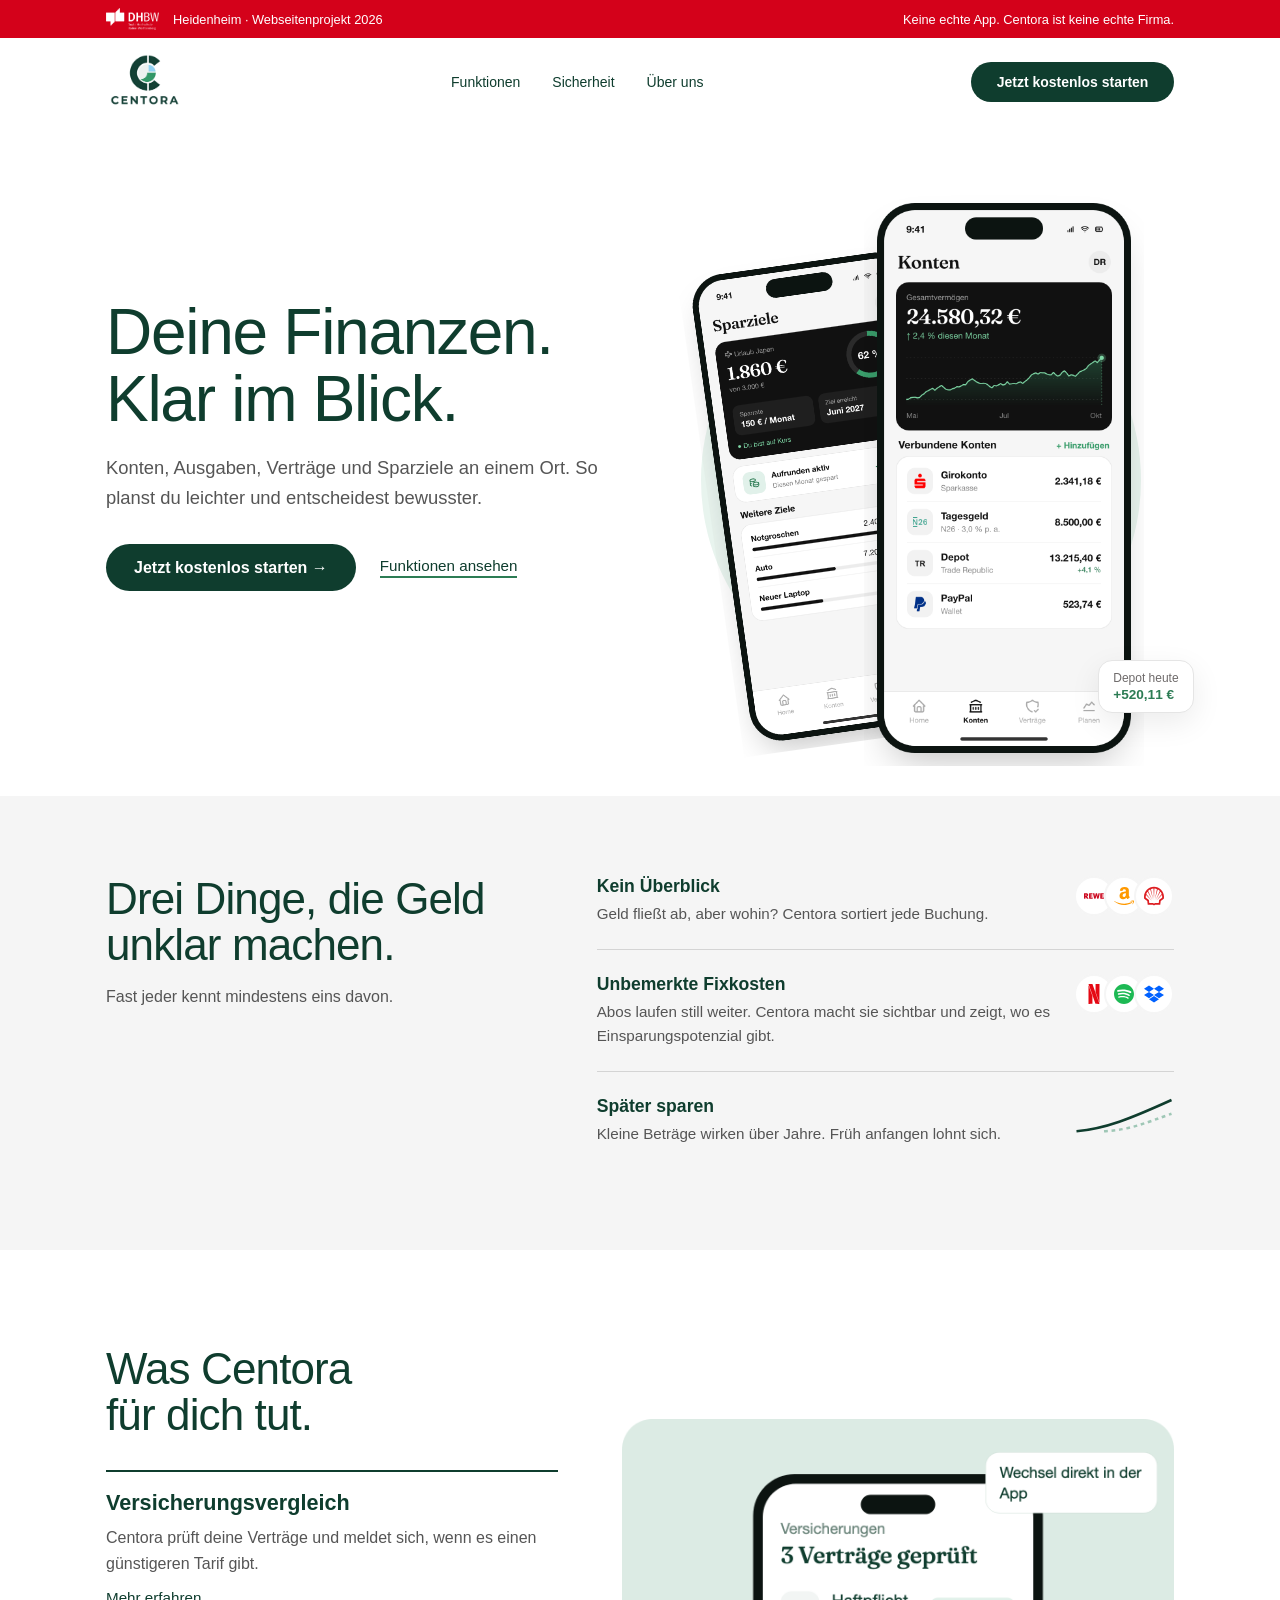
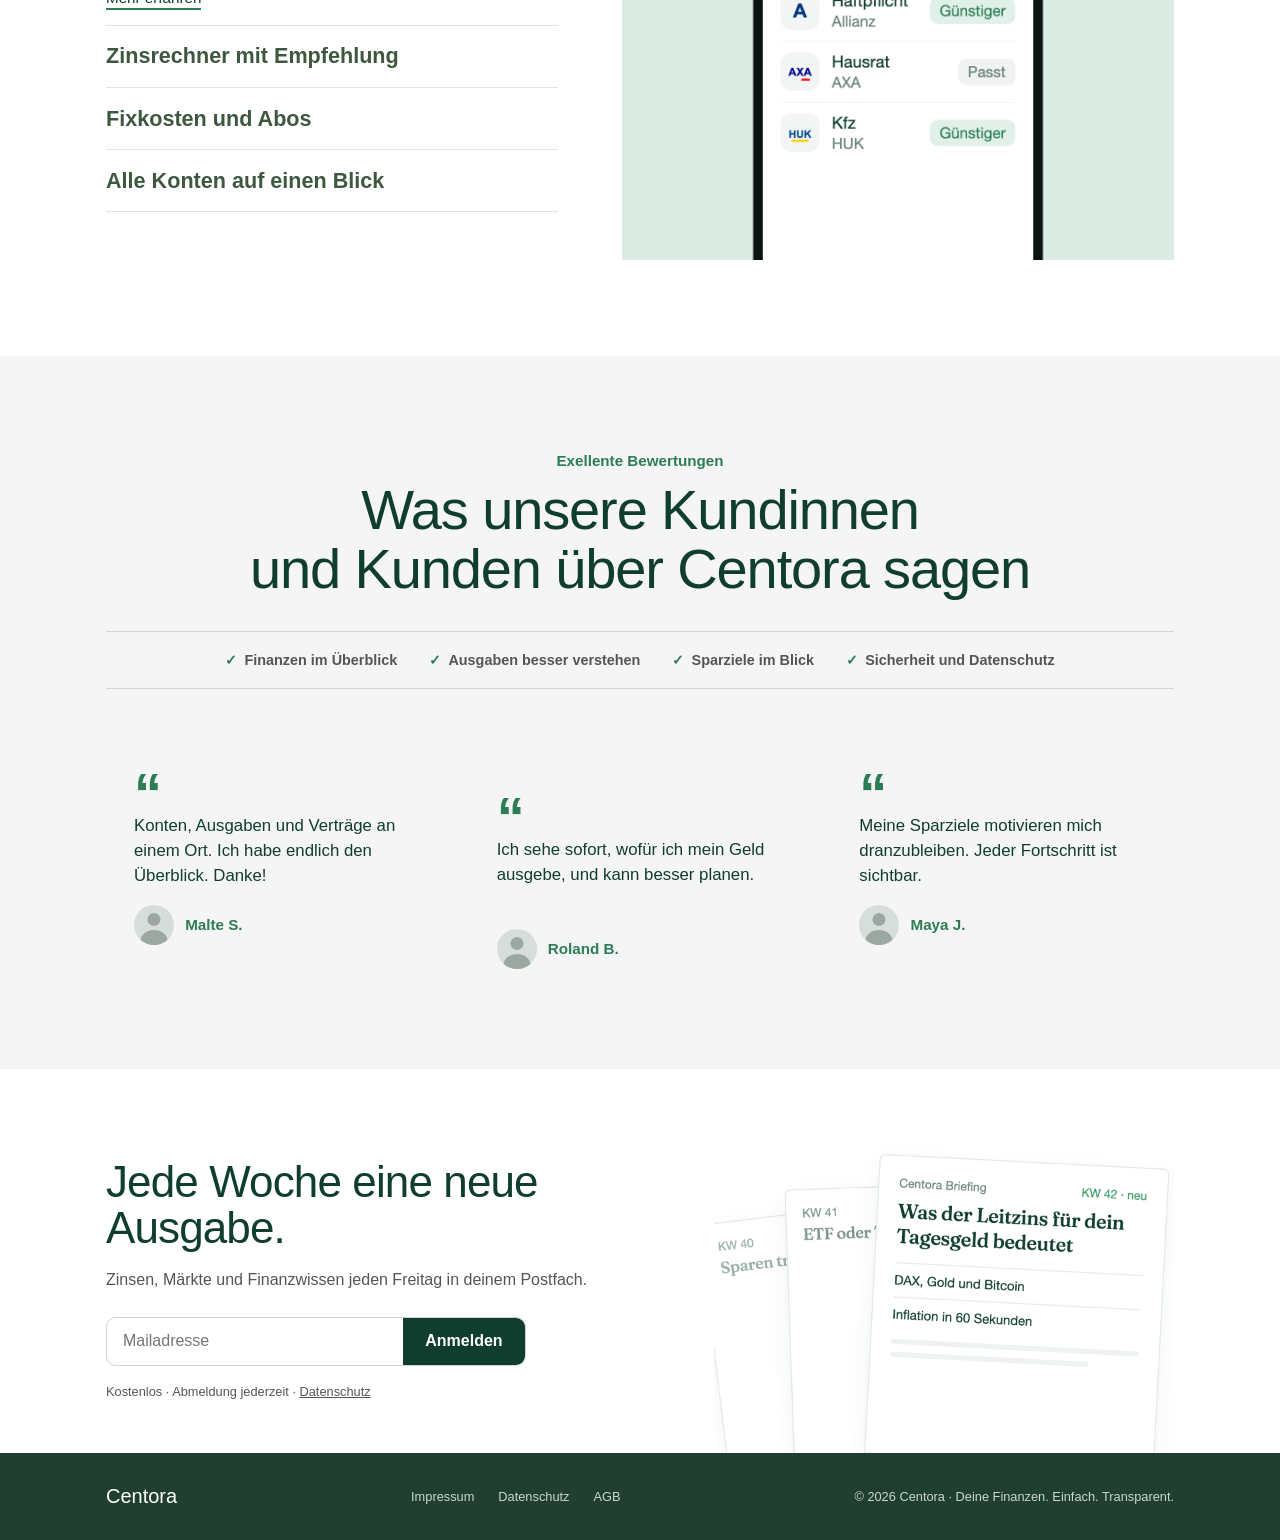
<file: index.html>
<!DOCTYPE html>
<html lang="de">
<head>
  <meta charset="UTF-8">
  <meta name="viewport" content="width=device-width, initial-scale=1.0">
  <title>Centora: Deine Finanzen. Einfach. Transparent.</title>
  <link rel="icon" type="image/svg+xml" href="assets/images/favicon/favicon.svg">
  <link rel="stylesheet" href="assets/css/style.css?v=8">
</head>
<body>
  <a href="#main" class="skip-link">Zum Inhalt springen</a>
  <!-- ===== DHBW Hinweisleiste ===== -->
  <div class="project-bar">
    <div class="container project-bar-inner">
      <span class="project-bar-left">
        <img src="assets/images/logo/dhbw-logo.png" alt="DHBW" class="project-bar-logo">
        Heidenheim · Webseitenprojekt 2026
      </span>
      <span class="project-bar-note">Keine echte App. Centora ist keine echte Firma.</span>
    </div>
  </div>
  <!-- ================================ -->

  <header class="header">
    <div class="container header-inner">

      <a href="index.html" class="logo">
        <img src="assets/images/logo/centora-logo.jpg" alt="Centora">
      </a>

      <nav class="nav" aria-label="Hauptnavigation">
        <a href="mega-menu/funktionen.html">Funktionen</a>
        <a href="mega-menu/sicherheit.html">Sicherheit</a>
        <a href="mega-menu/ueber-uns.html">Über uns</a>
      </nav>


      <a href="mega-menu/jetzt-starten.html" class="btn">Jetzt kostenlos starten</a>

    </div>
  </header>

  <main id="main" tabindex="-1" class="main">
    <div class="container">

      <!-- ===== Banner 1 ===== -->
      <div class="hero">
        <div class="home-hero-split">

          <div class="hero-copy">
            <h1 tabindex="0">Deine Finanzen. Klar im Blick.</h1>
            <p class="lead">Konten, Ausgaben, Verträge und Sparziele an einem Ort. So planst du leichter und entscheidest bewusster.</p>

            <div class="hero-actions">
              <a href="mega-menu/jetzt-starten.html" class="btn btn-lg">Jetzt kostenlos starten →</a>
              <a href="mega-menu/funktionen.html" class="link-underline">Funktionen ansehen</a>
            </div>

          </div>

          <div class="hero-phones">
            <img class="hero-phone-back"
                 src="assets/images/startseite/banner-1/app-sparziele.png"
                 alt="Centora App: Sparziele">
            <img class="hero-phone-front"
                 src="assets/images/startseite/banner-1/app-konten.png"
                 alt="Centora App: Konten mit Gesamtvermögen">
            <div class="hero-badge">
              <span>Depot heute</span>
              <strong>+520,11 €</strong>
            </div>
          </div>

        </div>
      </div>

    </div>

    <!-- ===== Banner 2 ===== -->
    <section class="band problems-band">
      <div class="container problems">

        <div class="problems-intro">
          <h2 tabindex="0">Drei Dinge, die Geld unklar machen.</h2>
          <p>Fast jeder kennt mindestens eins davon.</p>
        </div>

        <ul class="problems-list">

          <li class="problem">
            <div class="problem-text">
              <h3>Kein Überblick</h3>
              <p>Geld fließt ab, aber wohin? Centora sortiert jede Buchung.</p>
            </div>
            <div class="logo-stack">
              <span><img src="assets/images/startseite/banner-2/rewe.svg" alt="REWE"></span>
              <span><img src="assets/images/startseite/banner-2/amazon.svg" alt="Amazon"></span>
              <span><img src="assets/images/startseite/banner-2/shell.svg" alt="Shell"></span>
            </div>
          </li>

          <li class="problem">
            <div class="problem-text">
              <h3>Unbemerkte Fixkosten</h3>
              <p>Abos laufen still weiter. Centora macht sie sichtbar und zeigt, wo es Einsparungspotenzial gibt.</p>
            </div>
            <div class="logo-stack">
              <span><img src="assets/images/startseite/banner-2/netflix.svg" alt="Netflix"></span>
              <span><img src="assets/images/startseite/banner-2/spotify.svg" alt="Spotify"></span>
              <span><img src="assets/images/startseite/banner-2/dropbox.svg" alt="Dropbox"></span>
            </div>
          </li>

          <li class="problem">
            <div class="problem-text">
              <h3>Später sparen</h3>
              <p>Kleine Beträge wirken über Jahre. Früh anfangen lohnt sich.</p>
            </div>
            <svg class="problem-chart" viewBox="0 0 80 30" aria-hidden="true">
              <path d="M2 28 C25 26 45 18 78 3" fill="none" stroke="#0f3d2e" stroke-width="2"/>
              <path d="M24 28 C45 27 58 21 78 14" fill="none" stroke="#9fc7b6" stroke-width="2" stroke-dasharray="3 3"/>
            </svg>
          </li>

        </ul>

      </div>
    </section>

    <!-- ===== Banner 3 ===== -->
    <!-- Tabs ohne JavaScript: unsichtbare Radio Buttons + :checked in CSS -->
    <section class="features">
      <div class="container">

        <input type="radio" name="feature" id="feature-1" class="feature-radio" checked>
        <input type="radio" name="feature" id="feature-2" class="feature-radio">
        <input type="radio" name="feature" id="feature-3" class="feature-radio">
        <input type="radio" name="feature" id="feature-4" class="feature-radio">

        <div class="features-grid">

          <div class="features-text">
            <h2 tabindex="0">Was Centora<br>für dich tut.</h2>

            <article class="feature-tab tab-1">
              <h3><label for="feature-1">Versicherungsvergleich</label></h3>
              <div class="feature-desc">
                <p>Centora prüft deine Verträge und meldet sich, wenn es einen günstigeren Tarif gibt.</p>
                <a href="mega-menu/funktionen.html" class="link-underline">Mehr erfahren<span class="sr-only"> über Versicherungsvergleich</span></a>
              </div>
            </article>

            <article class="feature-tab tab-2">
              <h3><label for="feature-2">Zinsrechner mit Empfehlung</label></h3>
              <div class="feature-desc">
                <p>Sieh, wie dein Geld mit Zinseszins wächst und welche Anlage zu deinem Profil passt.</p>
                <a href="mega-menu/funktionen.html" class="link-underline">Mehr erfahren<span class="sr-only"> über Zinsrechner mit Empfehlung</span></a>
              </div>
            </article>

            <article class="feature-tab tab-3">
              <h3><label for="feature-3">Fixkosten und Abos</label></h3>
              <div class="feature-desc">
                <p>Centora findet alle wiederkehrenden Zahlungen, auch die, die du vergessen hast.</p>
                <a href="mega-menu/funktionen.html" class="link-underline">Mehr erfahren<span class="sr-only"> über Fixkosten und Abos</span></a>
              </div>
            </article>

            <article class="feature-tab tab-4">
              <h3><label for="feature-4">Alle Konten auf einen Blick</label></h3>
              <div class="feature-desc">
                <p>Verbinde Girokonto, Tagesgeld und PayPal und sieh alles in einem Dashboard.</p>
                <a href="mega-menu/funktionen.html" class="link-underline">Mehr erfahren<span class="sr-only"> über Alle Konten auf einen Blick</span></a>
              </div>
            </article>
          </div>

          <div class="features-image">
            <img class="image-1" src="assets/images/startseite/banner-3/tab-versicherung.png" alt="Centora App: Versicherungsvergleich in der App" width="400" height="320">
            <img class="image-2" src="assets/images/startseite/banner-3/tab-zinsrechner.png" alt="Centora App: Zinsrechner mit Empfehlung in der App" width="400" height="320">
            <img class="image-3" src="assets/images/startseite/banner-3/tab-fixkosten.png" alt="Centora App: Fixkosten und Abos in der App" width="400" height="320">
            <img class="image-4" src="assets/images/startseite/banner-3/tab-konten.png" alt="Centora App: Alle Konten auf einen Blick in der App" width="400" height="320">
          </div>

        </div>

      </div>
    </section>

    <!-- ===== Banner 4: Stimmen zu Centora ===== -->
    <section class="band reviews-band">
      <div class="container reviews">
        <header class="reviews-header">
          <p class="eyebrow">Exellente Bewertungen</p>
          <h2 tabindex="0">Was unsere Kundinnen<br>und Kunden über Centora sagen</h2>
        </header>

        <ul class="reviews-tags" aria-label="Themen der Beispielstimmen">
          <li>Finanzen im Überblick</li>
          <li>Ausgaben besser verstehen</li>
          <li>Sparziele im Blick</li>
          <li>Sicherheit und Datenschutz</li>
        </ul>

        <div class="reviews-grid">
          <article class="review-card">
            <h3 class="sr-only">Bewertung von Malte S.</h3>
            <span class="review-quote-mark" aria-hidden="true">“</span>
            <blockquote>Konten, Ausgaben und Verträge an einem Ort. Ich habe endlich den Überblick. Danke!</blockquote>
            <cite><span class="review-avatar" aria-hidden="true"></span>Malte S.</cite>
          </article>
          <article class="review-card">
            <h3 class="sr-only">Bewertung von Roland B.</h3>
            <span class="review-quote-mark" aria-hidden="true">“</span>
            <blockquote>Ich sehe sofort, wofür ich mein Geld ausgebe, und kann besser planen.</blockquote>
            <cite><span class="review-avatar" aria-hidden="true"></span>Roland B.</cite>
          </article>
          <article class="review-card">
            <h3 class="sr-only">Bewertung von Maya J.</h3>
            <span class="review-quote-mark" aria-hidden="true">“</span>
            <blockquote>Meine Sparziele motivieren mich dranzubleiben. Jeder Fortschritt ist sichtbar.</blockquote>
            <cite><span class="review-avatar" aria-hidden="true"></span>Maya J.</cite>
          </article>
        </div>
      </div>
    </section>

    <!-- ===== Banner 5 ===== -->
    <section class="band newsletter-band home-newsletter-band" id="newsletter">
      <div class="container newsletter">

        <div class="newsletter-text">
          <h2 tabindex="0">Jede Woche eine neue Ausgabe.</h2>
          <p>Zinsen, Märkte und Finanzwissen jeden Freitag in deinem Postfach.</p>

          <form class="newsletter-form" action="#newsletter" method="get">
            <label for="newsletter-email" class="sr-only">Mailadresse</label>
            <input type="email" id="newsletter-email" placeholder="Mailadresse" required>
            <button type="submit">Anmelden</button>
          </form>

          <p class="newsletter-note">
            Kostenlos · Abmeldung jederzeit ·
            <a href="rechtliches/datenschutz.html">Datenschutz</a>
          </p>
        </div>

        <div class="newsletter-image">
          <img src="assets/images/startseite/banner-4/newsletter-ausgaben.png"
               alt="Ausgaben des Centora Briefings: KW 40, 41 und 42"
               width="460" height="320">
        </div>

      </div>
    </section>

  </main>

  <footer class="footer">
    <div class="container footer-inner">

      <a href="index.html" class="footer-logo">Centora</a>

      <nav class="footer-nav" aria-label="Rechtliches">
        <a href="rechtliches/impressum.html">Impressum</a>
        <a href="rechtliches/datenschutz.html">Datenschutz</a>
        <a href="rechtliches/agb.html">AGB</a>
      </nav>

      <p class="footer-copy">&copy; 2026 Centora · Deine Finanzen. Einfach. Transparent.</p>

    </div>
  </footer>

</body>
</html>
</file>
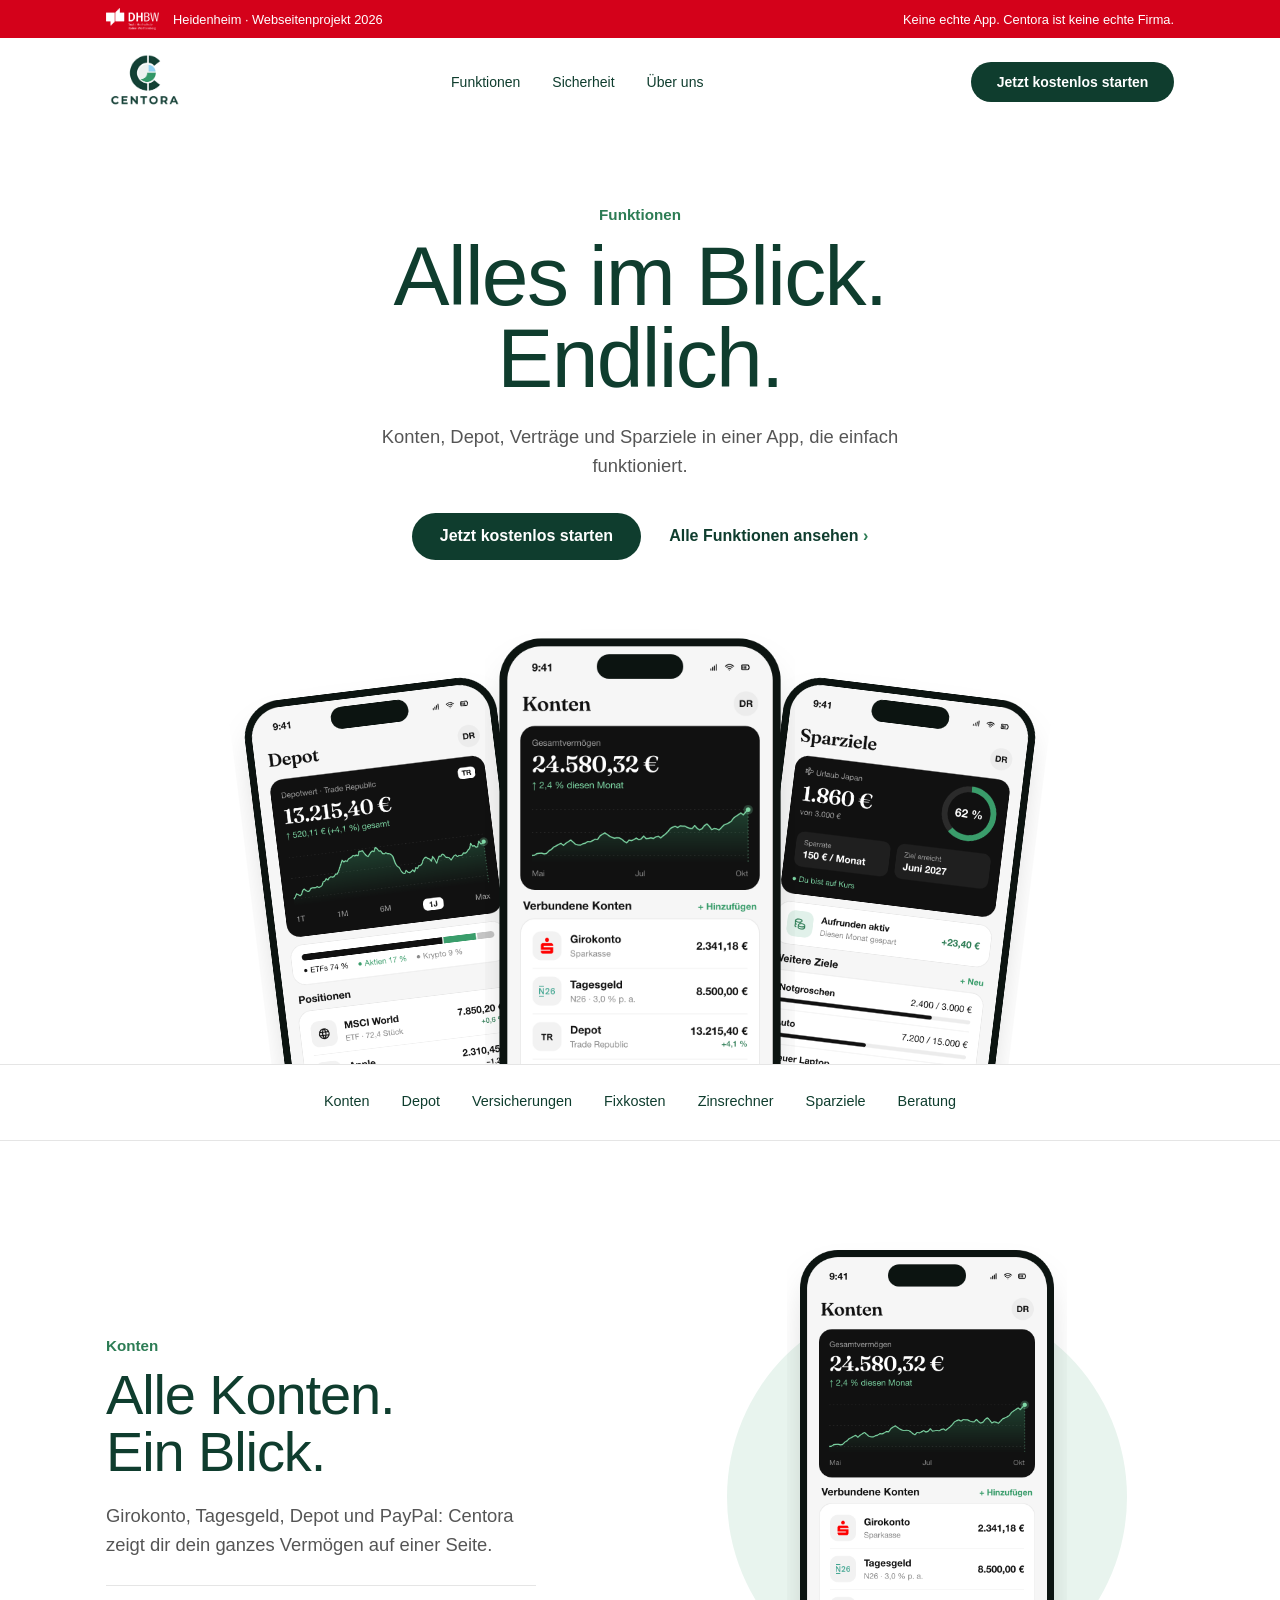
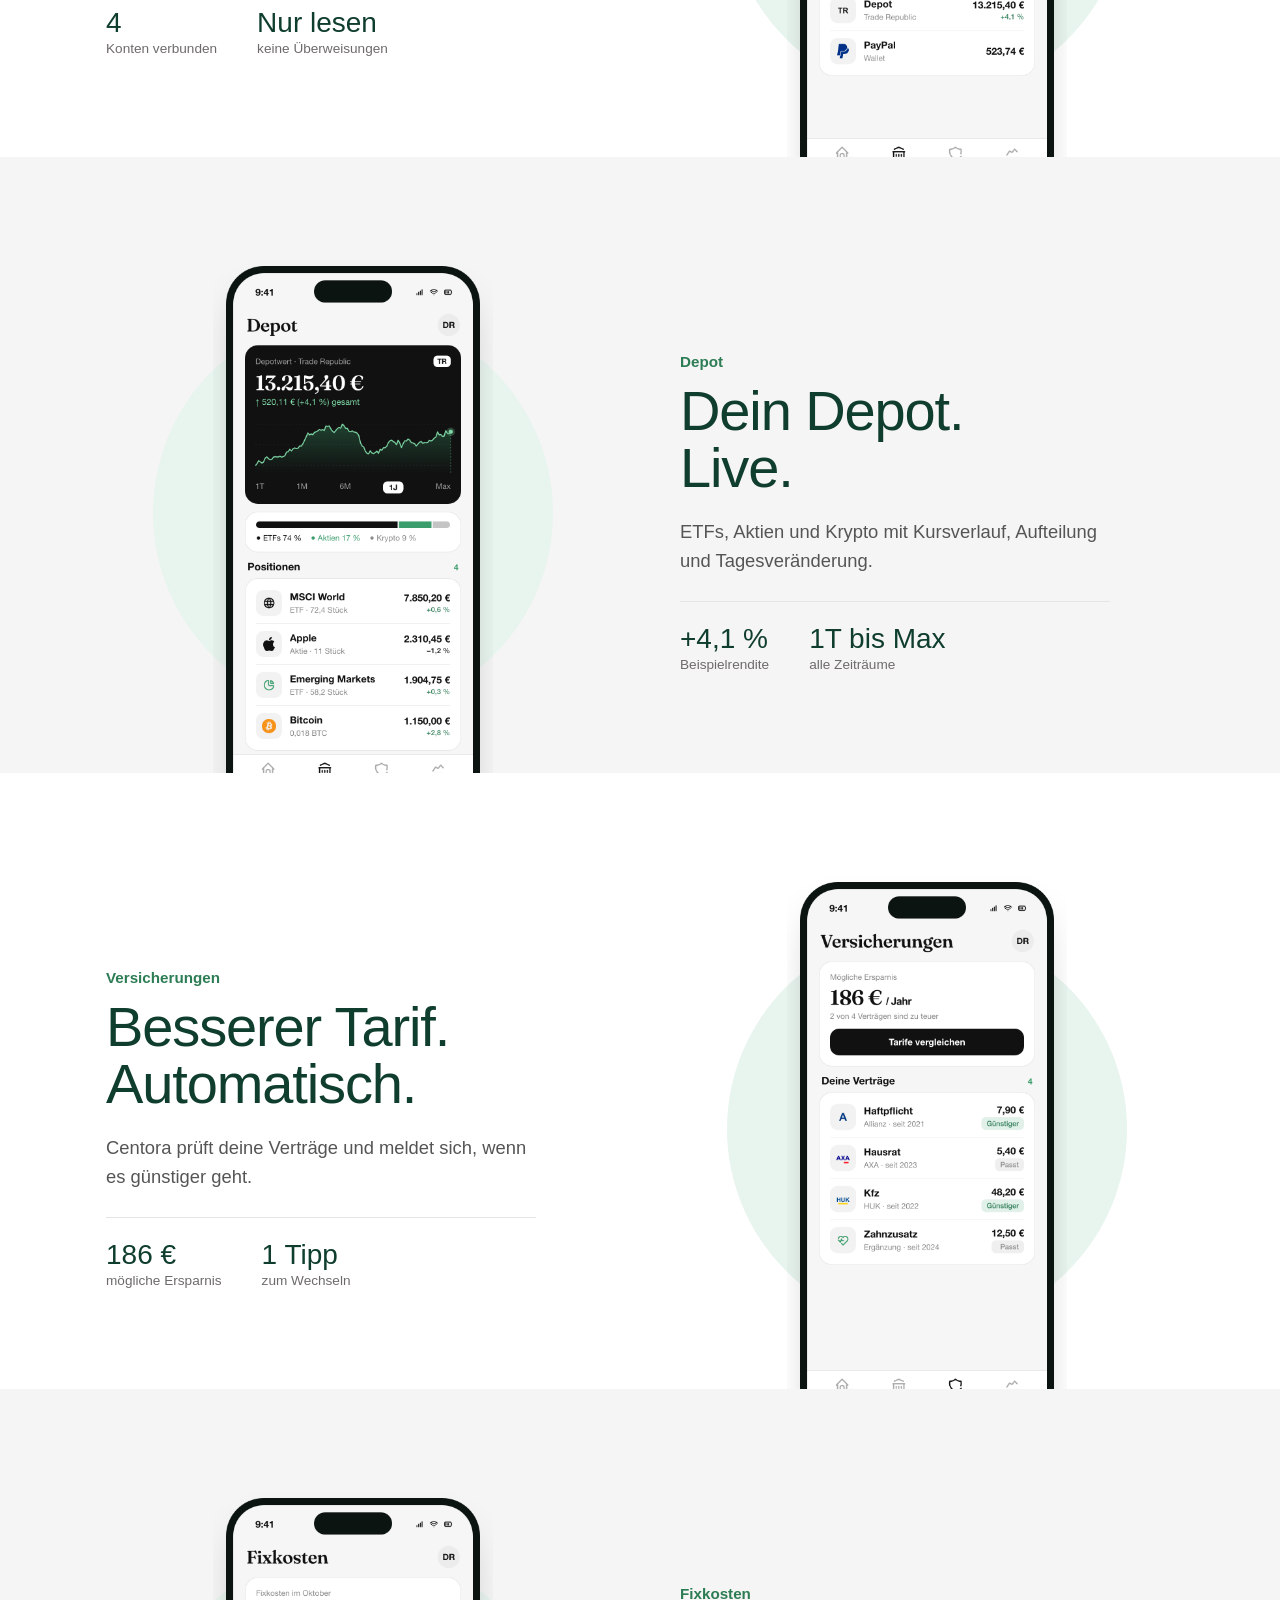
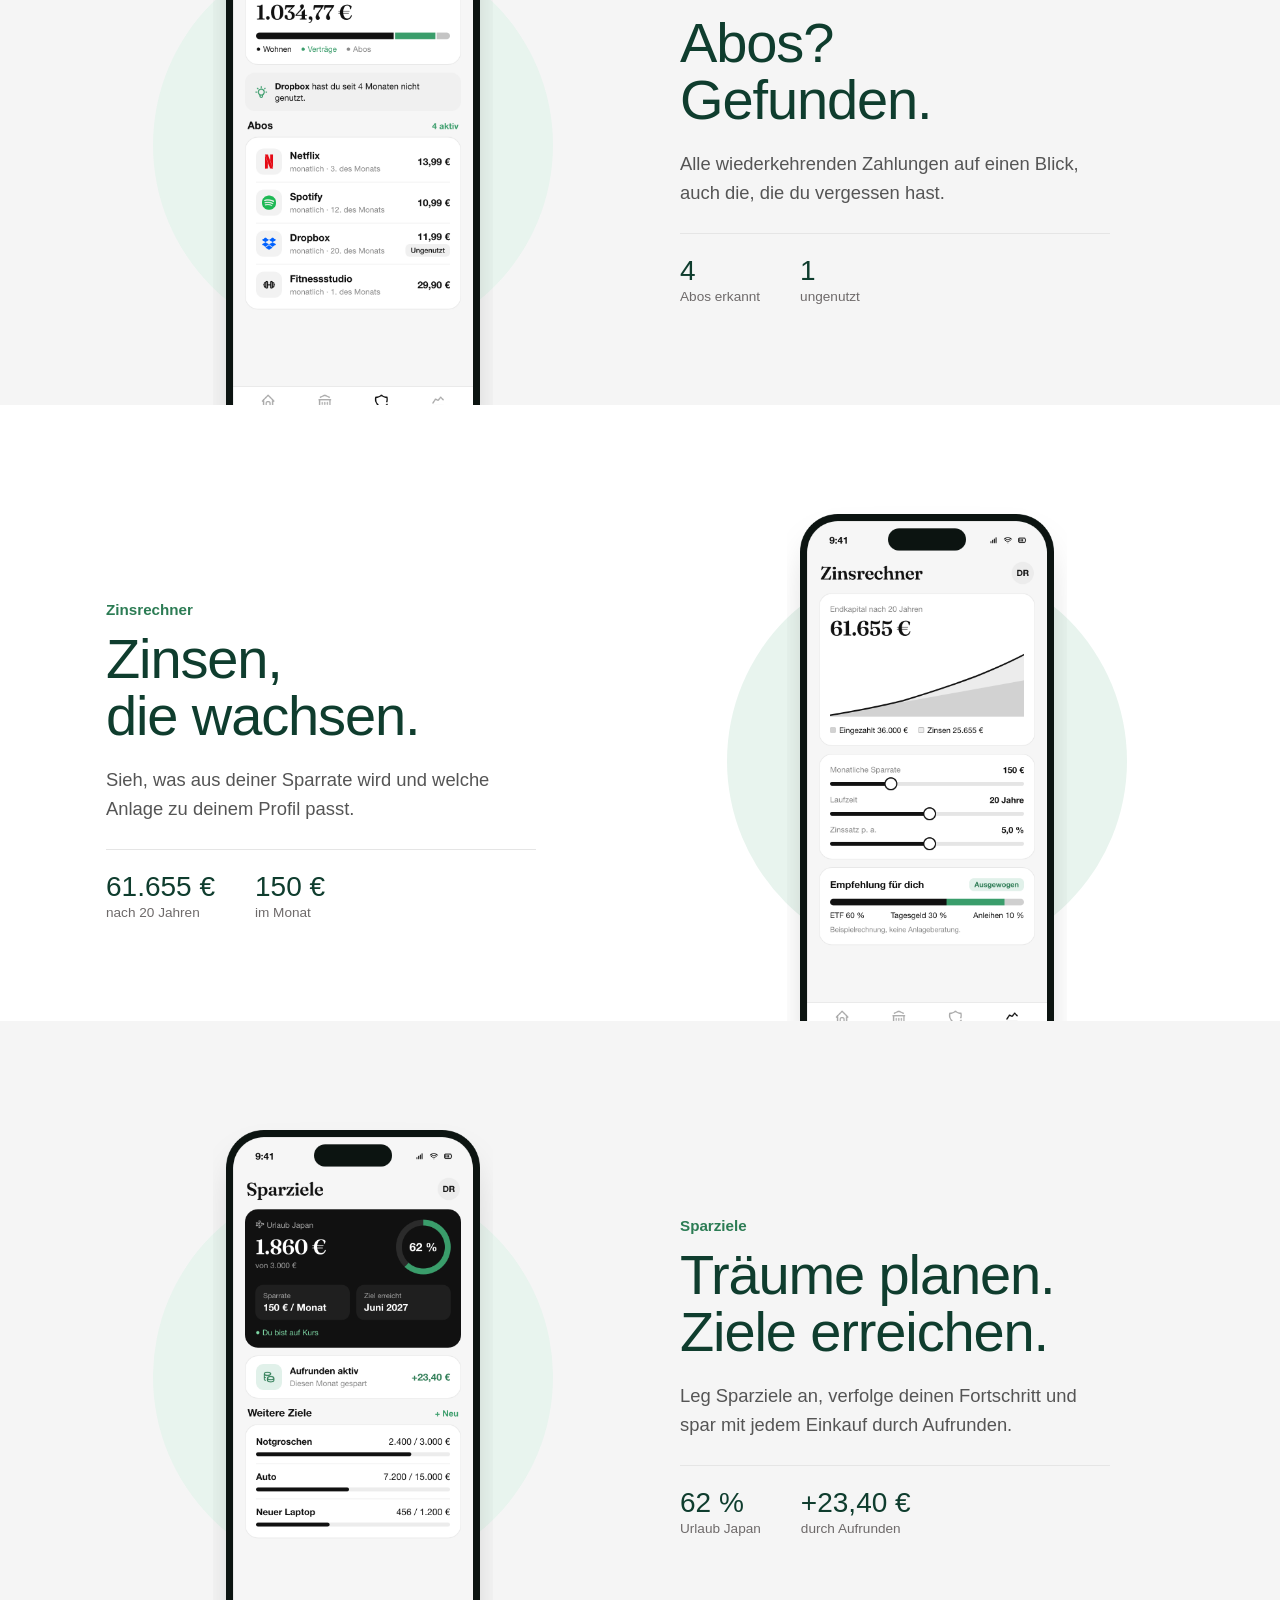
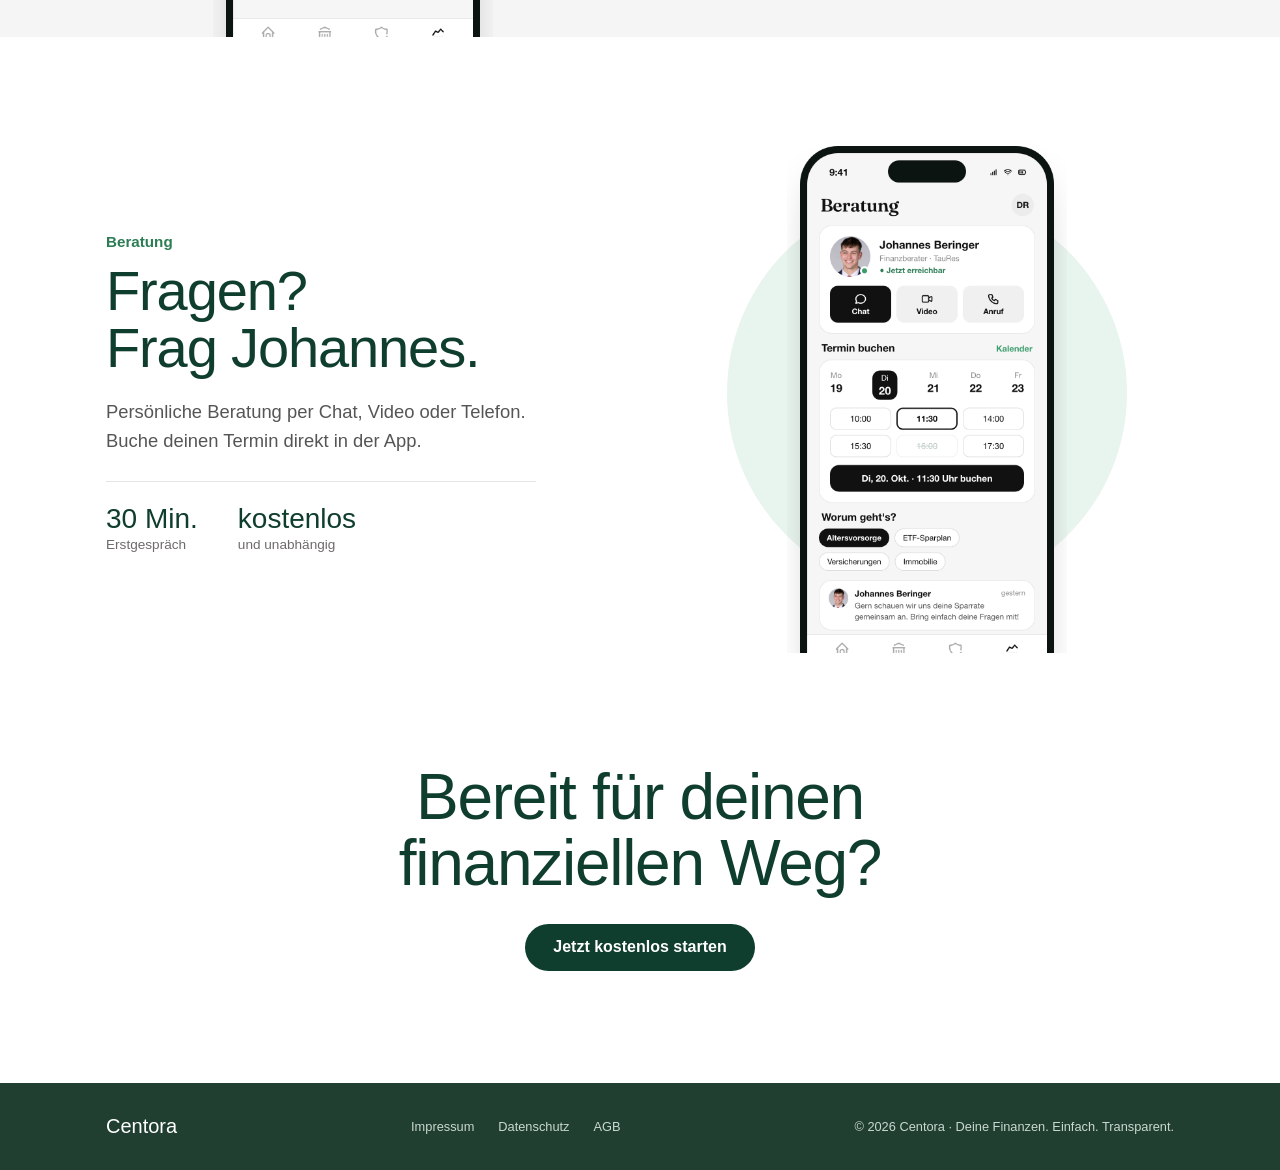
<file: mega-menu/funktionen.html>
<!DOCTYPE html>
<html lang="de">
<head>
  <meta charset="UTF-8">
  <meta name="viewport" content="width=device-width, initial-scale=1.0">
  <title>Funktionen: Centora</title>
  <link rel="icon" type="image/svg+xml" href="../assets/images/favicon/favicon.svg">
  <link rel="stylesheet" href="../assets/css/style.css?v=8">
</head>
<body>
  <a href="#main" class="skip-link">Zum Inhalt springen</a>

  <!-- ===== DHBW Hinweisleiste ===== -->
  <div class="project-bar">
    <div class="container project-bar-inner">
      <span class="project-bar-left">
        <img src="../assets/images/logo/dhbw-logo.png" alt="DHBW Logo" class="project-bar-logo">
        Heidenheim · Webseitenprojekt 2026
      </span>
      <span class="project-bar-note">Keine echte App. Centora ist keine echte Firma.</span>
    </div>
  </div>

  <header class="header">
    <div class="container header-inner">

      <a href="../index.html" class="logo">
        <img src="../assets/images/logo/centora-logo.jpg" alt="Centora">
      </a>

      <nav class="nav" aria-label="Hauptnavigation">
        <a href="../mega-menu/funktionen.html">Funktionen</a>
        <a href="../mega-menu/sicherheit.html">Sicherheit</a>
        <a href="../mega-menu/ueber-uns.html">Über uns</a>
      </nav>


      <a href="../mega-menu/jetzt-starten.html" class="btn">Jetzt kostenlos starten</a>

    </div>
  </header>

  <main id="main" tabindex="-1" class="main main-features">

    <!-- ===== Banner 1: Hero ===== -->
    <!-- Die drei Handys nutzen die Bilder aus Banner 2, 3 und 7 -->
    <div class="features-hero">
      <div class="container">
        <p class="eyebrow">Funktionen</p>
        <h1 tabindex="0">Alles im Blick.<br>Endlich.</h1>
        <p class="lead">Konten, Depot, Verträge und Sparziele in einer App, die einfach funktioniert.</p>

        <div class="hero-actions">
          <a href="jetzt-starten.html" class="btn btn-lg">Jetzt kostenlos starten</a>
          <a href="#konten" class="link-arrow">Alle Funktionen ansehen</a>
        </div>

        <div class="phone-fan">
          <img class="phone-fan-left"   src="../assets/images/funktionen/banner-3/app-investitionen.png" alt="Centora App: Depotübersicht auf dem Smartphone">
          <img class="phone-fan-center" src="../assets/images/funktionen/banner-2/app-konten.png"        alt="Centora App: Kontenübersicht auf dem Smartphone">
          <img class="phone-fan-right"  src="../assets/images/funktionen/banner-7/app-sparziele.png"     alt="Centora App: Sparziele auf dem Smartphone">
        </div>
      </div>
    </div>

    <!-- Kapitelnavigation (Sprunglinks zu Banner 2 bis 8) -->
    <nav class="chapter-nav" aria-label="Funktionen">
      <a href="#konten-heading">Konten</a>
      <a href="#depot-heading">Depot</a>
      <a href="#versicherungen-heading">Versicherungen</a>
      <a href="#fixkosten-heading">Fixkosten</a>
      <a href="#zinsrechner-heading">Zinsrechner</a>
      <a href="#sparziele-heading">Sparziele</a>
      <a href="#beratung-heading">Beratung</a>
    </nav>

    <!-- ===== Banner 2: Konten ===== -->
    <article class="feature" id="konten">
      <div class="container feature-inner">
        <div class="feature-text">
          <p class="eyebrow">Konten</p>
          <h2 id="konten-heading" tabindex="0">Alle Konten.<br>Ein Blick.</h2>
          <p class="lead">Girokonto, Tagesgeld, Depot und PayPal: Centora zeigt dir dein ganzes Vermögen auf einer Seite.</p>
          <ul class="feature-facts">
            <li><strong>4</strong><span>Konten verbunden</span></li>
            <li><strong>Nur lesen</strong><span>keine Überweisungen</span></li>
          </ul>
        </div>
        <div class="feature-image">
          <img src="../assets/images/funktionen/banner-2/app-konten.png" alt="Centora App: Kontenübersicht auf dem Smartphone">
        </div>
      </div>
    </article>

    <!-- ===== Banner 3: Depot ===== -->
    <article class="feature feature-grey feature-flip" id="depot">
      <div class="container feature-inner">
        <div class="feature-text">
          <p class="eyebrow">Depot</p>
          <h2 id="depot-heading" tabindex="0">Dein Depot.<br>Live.</h2>
          <p class="lead">ETFs, Aktien und Krypto mit Kursverlauf, Aufteilung und Tagesveränderung.</p>
          <ul class="feature-facts">
            <li><strong>+4,1 %</strong><span>Beispielrendite</span></li>
            <li><strong>1T bis Max</strong><span>alle Zeiträume</span></li>
          </ul>
        </div>
        <div class="feature-image">
          <img src="../assets/images/funktionen/banner-3/app-investitionen.png" alt="Centora App: Depotübersicht auf dem Smartphone">
        </div>
      </div>
    </article>

    <!-- ===== Banner 4: Versicherungen ===== -->
    <section class="feature" id="versicherungen">
      <div class="container feature-inner">
        <div class="feature-text">
          <p class="eyebrow">Versicherungen</p>
          <h2 id="versicherungen-heading" tabindex="0">Besserer Tarif.<br>Automatisch.</h2>
          <p class="lead">Centora prüft deine Verträge und meldet sich, wenn es günstiger geht.</p>
          <ul class="feature-facts">
            <li><strong>186 €</strong><span>mögliche Ersparnis</span></li>
            <li><strong>1 Tipp</strong><span>zum Wechseln</span></li>
          </ul>
        </div>
        <div class="feature-image">
          <img src="../assets/images/funktionen/banner-4/app-versicherungen.png" alt="Centora App: Versicherungsvergleich auf dem Smartphone">
        </div>
      </div>
    </section>

    <!-- ===== Banner 5: Fixkosten ===== -->
    <section class="feature feature-grey feature-flip" id="fixkosten">
      <div class="container feature-inner">
        <div class="feature-text">
          <p class="eyebrow">Fixkosten</p>
          <h2 id="fixkosten-heading" tabindex="0">Abos?<br>Gefunden.</h2>
          <p class="lead">Alle wiederkehrenden Zahlungen auf einen Blick, auch die, die du vergessen hast.</p>
          <ul class="feature-facts">
            <li><strong>4</strong><span>Abos erkannt</span></li>
            <li><strong>1</strong><span>ungenutzt</span></li>
          </ul>
        </div>
        <div class="feature-image">
          <img src="../assets/images/funktionen/banner-5/app-fixkosten.png" alt="Centora App: Fixkosten und Aboübersicht auf dem Smartphone">
        </div>
      </div>
    </section>

    <!-- ===== Banner 6: Zinsrechner ===== -->
    <section class="feature" id="zinsrechner">
      <div class="container feature-inner">
        <div class="feature-text">
          <p class="eyebrow">Zinsrechner</p>
          <h2 id="zinsrechner-heading" tabindex="0">Zinsen,<br>die wachsen.</h2>
          <p class="lead">Sieh, was aus deiner Sparrate wird und welche Anlage zu deinem Profil passt.</p>
          <ul class="feature-facts">
            <li><strong>61.655 €</strong><span>nach 20 Jahren</span></li>
            <li><strong>150 €</strong><span>im Monat</span></li>
          </ul>
        </div>
        <div class="feature-image">
          <img src="../assets/images/funktionen/banner-6/app-zinsrechner.png" alt="Centora App: Zinsrechnerübersicht auf dem Smartphone">
        </div>
      </div>
    </section>

    <!-- ===== Banner 7: Sparziele ===== -->
    <section class="feature feature-grey feature-flip" id="sparziele">
      <div class="container feature-inner">
        <div class="feature-text">
          <p class="eyebrow">Sparziele</p>
          <h2 id="sparziele-heading" tabindex="0">Träume planen.<br>Ziele erreichen.</h2>
          <p class="lead">Leg Sparziele an, verfolge deinen Fortschritt und spar mit jedem Einkauf durch Aufrunden.</p>
          <ul class="feature-facts">
            <li><strong>62 %</strong><span>Urlaub Japan</span></li>
            <li><strong>+23,40 €</strong><span>durch Aufrunden</span></li>
          </ul>
        </div>
        <div class="feature-image">
          <img src="../assets/images/funktionen/banner-7/app-sparziele.png" alt="Centora App: Sparziele auf dem Smartphone">
        </div>
      </div>
    </section>

    <!-- ===== Banner 8: Beratung ===== -->
    <section class="feature" id="beratung">
      <div class="container feature-inner">
        <div class="feature-text">
          <p class="eyebrow">Beratung</p>
          <h2 id="beratung-heading" tabindex="0">Fragen?<br>Frag Johannes.</h2>
          <p class="lead">Persönliche Beratung per Chat, Video oder Telefon. Buche deinen Termin direkt in der App.</p>
          <ul class="feature-facts">
            <li><strong>30 Min.</strong><span>Erstgespräch</span></li>
            <li><strong>kostenlos</strong><span>und unabhängig</span></li>
          </ul>
        </div>
        <div class="feature-image">
          <img src="../assets/images/funktionen/banner-8/app-beratung.png" alt="Centora App: Beratung mit Johannes Beringer">
        </div>
      </div>
    </section>

    <!-- ===== Banner 9: Abschluss ===== -->
    <section class="features-cta">
      <div class="container">
        <h2 tabindex="0">Bereit für deinen<br>finanziellen Weg?</h2>
        <a href="jetzt-starten.html" class="btn btn-lg">Jetzt kostenlos starten</a>
      </div>
    </section>

  </main>

  <footer class="footer">
    <div class="container footer-inner">

      <a href="../index.html" class="footer-logo">Centora</a>

      <nav class="footer-nav" aria-label="Rechtliches">
        <a href="../rechtliches/impressum.html">Impressum</a>
        <a href="../rechtliches/datenschutz.html">Datenschutz</a>
        <a href="../rechtliches/agb.html">AGB</a>
      </nav>

      <p class="footer-copy">&copy; 2026 Centora · Deine Finanzen. Einfach. Transparent.</p>

    </div>
  </footer>

</body>
</html>
</file>
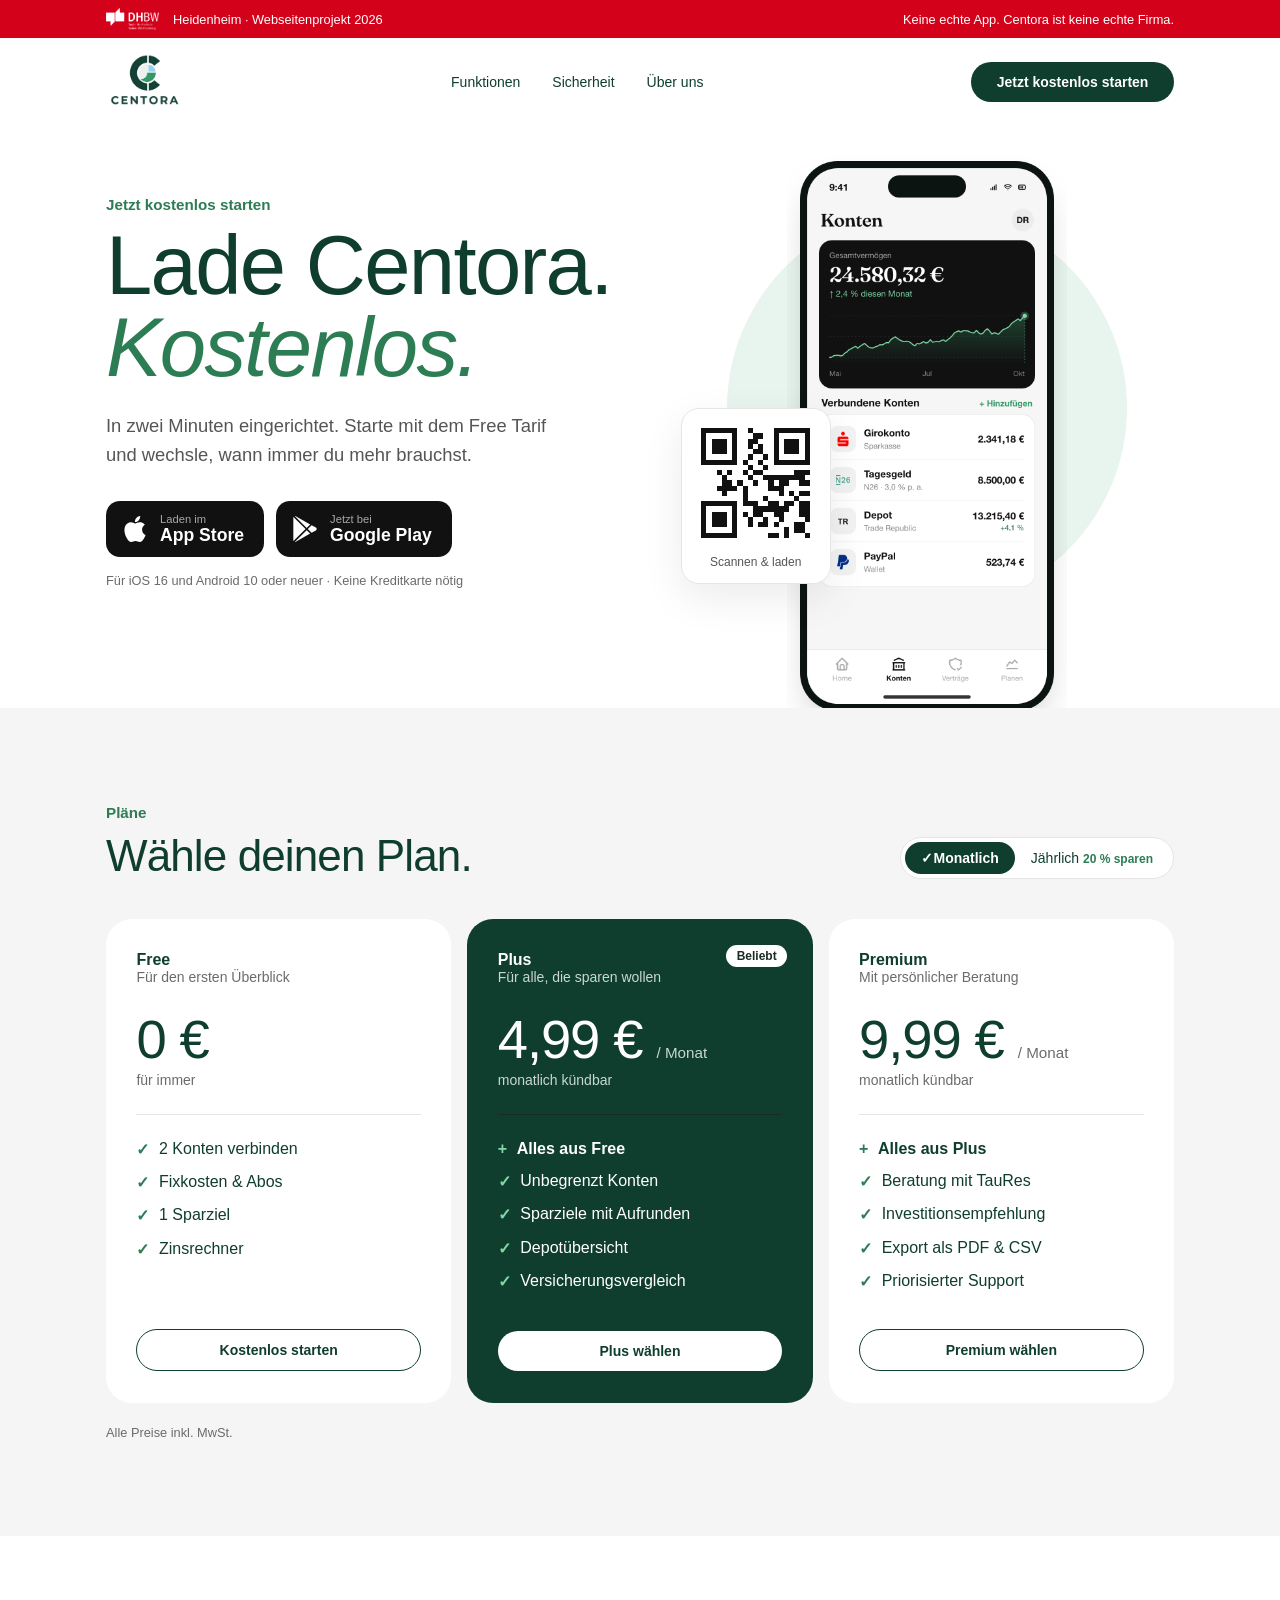
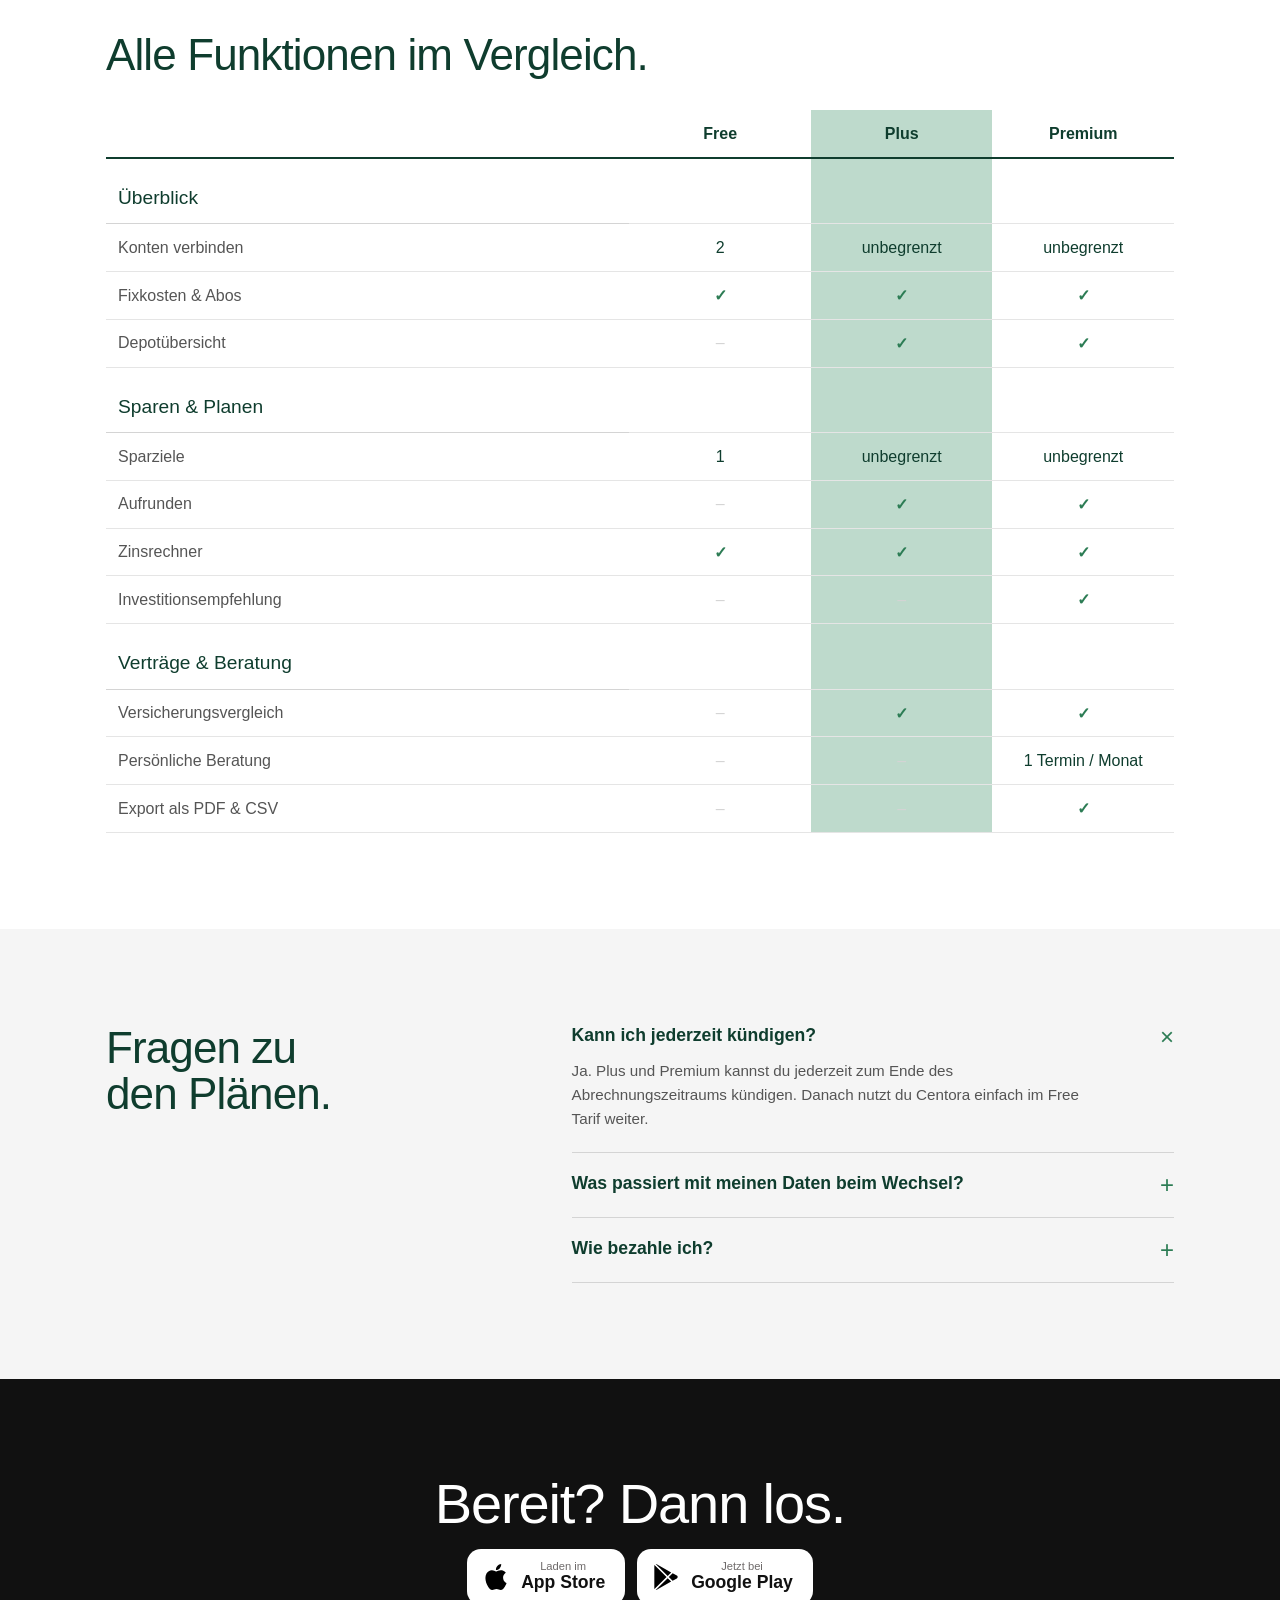
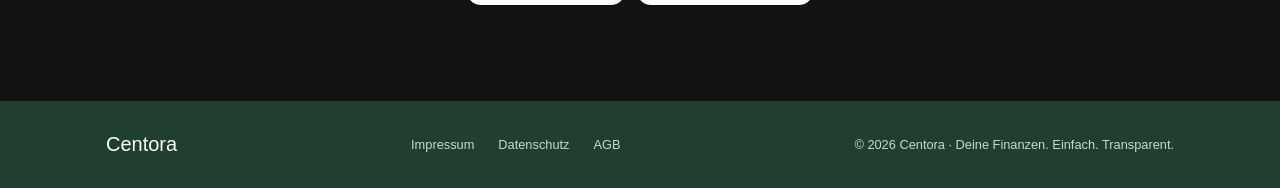
<file: mega-menu/jetzt-starten.html>
<!DOCTYPE html>
<html lang="de">
<head>
  <meta charset="UTF-8">
  <meta name="viewport" content="width=device-width, initial-scale=1.0">
  <title>Jetzt kostenlos starten: Centora</title>
  <link rel="icon" type="image/svg+xml" href="../assets/images/favicon/favicon.svg">
  <link rel="stylesheet" href="../assets/css/style.css?v=8">
</head>
<body>
  <a href="#main" class="skip-link">Zum Inhalt springen</a>

  <!-- ===== DHBW Hinweisleiste ===== -->
  <div class="project-bar">
    <div class="container project-bar-inner">
      <span class="project-bar-left">
        <img src="../assets/images/logo/dhbw-logo.png" alt="DHBW Logo" class="project-bar-logo">
        Heidenheim · Webseitenprojekt 2026
      </span>
      <span class="project-bar-note">Keine echte App. Centora ist keine echte Firma.</span>
    </div>
  </div>

  <header class="header">
    <div class="container header-inner">

      <a href="../index.html" class="logo">
        <img src="../assets/images/logo/centora-logo.jpg" alt="Centora">
      </a>

      <nav class="nav" aria-label="Hauptnavigation">
        <a href="../mega-menu/funktionen.html">Funktionen</a>
        <a href="../mega-menu/sicherheit.html">Sicherheit</a>
        <a href="../mega-menu/ueber-uns.html">Über uns</a>
      </nav>


      <a href="../mega-menu/jetzt-starten.html" class="btn">Jetzt kostenlos starten</a>

    </div>
  </header>

  <main id="main" tabindex="-1" class="main main-features">

    <!-- ===== Banner 1: Download ===== -->
    <div class="start-hero">
      <div class="container start-hero-inner">

        <div class="start-hero-text">
          <p class="eyebrow">Jetzt kostenlos starten</p>
          <h1 tabindex="0">Lade Centora.<br><em>Kostenlos.</em></h1>
          <p class="lead">In zwei Minuten eingerichtet. Starte mit dem Free Tarif und wechsle, wann immer du mehr brauchst.</p>
          <div class="store-buttons">
            <a href="https://www.apple.com/de/app-store/" class="store-button">
              <img src="../assets/images/jetzt-starten/stores/apple.svg" alt="Apple App Store Button">
              <span><small>Laden im</small>App Store</span>
            </a>
            <a href="https://play.google.com/store" class="store-button">
              <img src="../assets/images/jetzt-starten/stores/googleplay.svg" alt="Google Play Store Button">
              <span><small>Jetzt bei</small>Google Play</span>
            </a>
          </div>
          <p class="start-note">Für iOS 16 und Android 10 oder neuer · Keine Kreditkarte nötig</p>
        </div>

        <div class="feature-image start-hero-image">
          <img src="../assets/images/jetzt-starten/banner-1/app-konten.png" alt="Centora App: Kontenübersicht auf dem Smartphone">
          <div class="qr-card">
            <img src="../assets/images/jetzt-starten/banner-1/qr-code.svg" alt="QR Code zum Download der App">
            <span>Scannen &amp; laden</span>
          </div>
        </div>

      </div>
    </div>

    <!-- ===== Banner 2: Pläne ===== -->
    <!-- Umschalter Monatlich/Jährlich ohne JavaScript: Radio Buttons + :checked -->
    <section class="band plans">
      <div class="container">

        <input type="radio" name="billing" id="billing-monthly" class="billing-radio" checked>
        <input type="radio" name="billing" id="billing-yearly" class="billing-radio">

        <div class="plans-head">
          <div>
            <p class="eyebrow">Pläne</p>
            <h2 tabindex="0">Wähle deinen Plan.</h2>
          </div>
          <div class="billing-switch">
            <label for="billing-monthly">Monatlich</label>
            <label for="billing-yearly">Jährlich <em>20 % sparen</em></label>
          </div>
        </div>

        <div class="plans-grid">

          <div class="plan">
            <h3 class="plan-name">Free</h3>
            <p class="plan-for">Für den ersten Überblick</p>
            <p class="plan-price">0 €</p>
            <p class="plan-per">für immer</p>
            <ul class="plan-list">
              <li>2 Konten verbinden</li>
              <li>Fixkosten &amp; Abos</li>
              <li>1 Sparziel</li>
              <li>Zinsrechner</li>
            </ul>
            <a href="#download" class="btn btn-outline">Kostenlos starten</a>
          </div>

          <div class="plan plan-highlight">
            <span class="plan-tag">Beliebt</span>
            <h3 class="plan-name">Plus</h3>
            <p class="plan-for">Für alle, die sparen wollen</p>
            <p class="plan-price">
              <span class="price-monthly">4,99 €</span>
              <span class="price-yearly">3,99 €</span>
              <small>/ Monat</small>
            </p>
            <p class="plan-per">
              <span class="price-monthly">monatlich kündbar</span>
              <span class="price-yearly">47,88 € jährlich</span>
            </p>
            <ul class="plan-list">
              <li class="plan-plus">Alles aus Free</li>
              <li>Unbegrenzt Konten</li>
              <li>Sparziele mit Aufrunden</li>
              <li>Depotübersicht</li>
              <li>Versicherungsvergleich</li>
            </ul>
            <a href="#download" class="btn">Plus wählen</a>
          </div>

          <div class="plan">
            <h3 class="plan-name">Premium</h3>
            <p class="plan-for">Mit persönlicher Beratung</p>
            <p class="plan-price">
              <span class="price-monthly">9,99 €</span>
              <span class="price-yearly">7,99 €</span>
              <small>/ Monat</small>
            </p>
            <p class="plan-per">
              <span class="price-monthly">monatlich kündbar</span>
              <span class="price-yearly">95,88 € jährlich</span>
            </p>
            <ul class="plan-list">
              <li class="plan-plus">Alles aus Plus</li>
              <li>Beratung mit TauRes</li>
              <li>Investitionsempfehlung</li>
              <li>Export als PDF &amp; CSV</li>
              <li>Priorisierter Support</li>
            </ul>
            <a href="#download" class="btn btn-outline">Premium wählen</a>
          </div>

        </div>

        <p class="plans-note">Alle Preise inkl. MwSt.</p>
      </div>
    </section>

    <!-- ===== Banner 3: Vergleich ===== -->
    <section class="compare">
      <div class="container">
        <h2 tabindex="0">Alle Funktionen im Vergleich.</h2>

        <div class="compare-scroll" tabindex="0" role="region" aria-label="Funktionsvergleich der Pläne">
          <table class="compare-table">
            <thead>
              <tr>
                <th scope="col"><span class="sr-only">Funktion</span></th>
                <th scope="col">Free</th>
                <th scope="col" class="col-highlight">Plus</th>
                <th scope="col">Premium</th>
              </tr>
            </thead>
            <tbody>
              <tr class="compare-group">
                <th scope="rowgroup">Überblick</th>
                <td></td>
                <td class="col-highlight"></td>
                <td></td>
              </tr>
              <tr>
                <th scope="row">Konten verbinden</th>
                <td>2</td>
                <td class="col-highlight">unbegrenzt</td>
                <td>unbegrenzt</td>
              </tr>
              <tr>
                <th scope="row">Fixkosten &amp; Abos</th>
                <td class="yes"><span aria-hidden="true">✓</span><span class="sr-only">Enthalten</span></td>
                <td class="yes col-highlight"><span aria-hidden="true">✓</span><span class="sr-only">Enthalten</span></td>
                <td class="yes"><span aria-hidden="true">✓</span><span class="sr-only">Enthalten</span></td>
              </tr>
              <tr>
                <th scope="row">Depotübersicht</th>
                <td class="no"><span aria-hidden="true">–</span><span class="sr-only">Nicht enthalten</span></td>
                <td class="yes col-highlight"><span aria-hidden="true">✓</span><span class="sr-only">Enthalten</span></td>
                <td class="yes"><span aria-hidden="true">✓</span><span class="sr-only">Enthalten</span></td>
              </tr>
            </tbody>
            <tbody>
              <tr class="compare-group">
                <th scope="rowgroup">Sparen &amp; Planen</th>
                <td></td>
                <td class="col-highlight"></td>
                <td></td>
              </tr>
              <tr>
                <th scope="row">Sparziele</th>
                <td>1</td>
                <td class="col-highlight">unbegrenzt</td>
                <td>unbegrenzt</td>
              </tr>
              <tr>
                <th scope="row">Aufrunden</th>
                <td class="no"><span aria-hidden="true">–</span><span class="sr-only">Nicht enthalten</span></td>
                <td class="yes col-highlight"><span aria-hidden="true">✓</span><span class="sr-only">Enthalten</span></td>
                <td class="yes"><span aria-hidden="true">✓</span><span class="sr-only">Enthalten</span></td>
              </tr>
              <tr>
                <th scope="row">Zinsrechner</th>
                <td class="yes"><span aria-hidden="true">✓</span><span class="sr-only">Enthalten</span></td>
                <td class="yes col-highlight"><span aria-hidden="true">✓</span><span class="sr-only">Enthalten</span></td>
                <td class="yes"><span aria-hidden="true">✓</span><span class="sr-only">Enthalten</span></td>
              </tr>
              <tr>
                <th scope="row">Investitionsempfehlung</th>
                <td class="no"><span aria-hidden="true">–</span><span class="sr-only">Nicht enthalten</span></td>
                <td class="no col-highlight"><span aria-hidden="true">–</span><span class="sr-only">Nicht enthalten</span></td>
                <td class="yes"><span aria-hidden="true">✓</span><span class="sr-only">Enthalten</span></td>
              </tr>
            </tbody>
            <tbody>
              <tr class="compare-group">
                <th scope="rowgroup">Verträge &amp; Beratung</th>
                <td></td>
                <td class="col-highlight"></td>
                <td></td>
              </tr>
              <tr>
                <th scope="row">Versicherungsvergleich</th>
                <td class="no"><span aria-hidden="true">–</span><span class="sr-only">Nicht enthalten</span></td>
                <td class="yes col-highlight"><span aria-hidden="true">✓</span><span class="sr-only">Enthalten</span></td>
                <td class="yes"><span aria-hidden="true">✓</span><span class="sr-only">Enthalten</span></td>
              </tr>
              <tr>
                <th scope="row">Persönliche Beratung</th>
                <td class="no"><span aria-hidden="true">–</span><span class="sr-only">Nicht enthalten</span></td>
                <td class="no col-highlight"><span aria-hidden="true">–</span><span class="sr-only">Nicht enthalten</span></td>
                <td>1 Termin / Monat</td>
              </tr>
              <tr>
                <th scope="row">Export als PDF &amp; CSV</th>
                <td class="no"><span aria-hidden="true">–</span><span class="sr-only">Nicht enthalten</span></td>
                <td class="no col-highlight"><span aria-hidden="true">–</span><span class="sr-only">Nicht enthalten</span></td>
                <td class="yes"><span aria-hidden="true">✓</span><span class="sr-only">Enthalten</span></td>
              </tr>
            </tbody>
          </table>
        </div>
      </div>
    </section>

    <!-- ===== Banner 4: Fragen zu den Plänen ===== -->
    <section class="faq faq-grey">
      <div class="container faq-inner">
        <h2 tabindex="0">Fragen zu<br>den Plänen.</h2>

        <div>
          <details open>
            <summary>Kann ich jederzeit kündigen?</summary>
            <p>Ja. Plus und Premium kannst du jederzeit zum Ende des Abrechnungszeitraums kündigen. Danach nutzt du Centora einfach im Free Tarif weiter.</p>
          </details>
          <details>
            <summary>Was passiert mit meinen Daten beim Wechsel?</summary>
            <p>Nichts geht verloren. Konten, Sparziele und Verträge bleiben erhalten. Im Free Tarif siehst du nur weniger Funktionen.</p>
          </details>
          <details>
            <summary>Wie bezahle ich?</summary>
            <p>Ganz bequem über den App Store oder Google Play mit der Zahlungsart, die du dort hinterlegt hast.</p>
          </details>
        </div>
      </div>
    </section>

    <!-- ===== Banner 5: Abschluss ===== -->
    <section class="cta-dark" id="download">
      <div class="container">
        <h2 tabindex="0">Bereit? Dann los.</h2>
        <div class="store-buttons store-buttons-light">
          <a href="https://www.apple.com/de/app-store/" class="store-button">
            <img src="../assets/images/jetzt-starten/stores/apple.svg" alt="Apple App Store Button">
            <span><small>Laden im</small>App Store</span>
          </a>
          <a href="https://play.google.com/store" class="store-button">
            <img src="../assets/images/jetzt-starten/stores/googleplay.svg" alt="Google Play Store Button">
            <span><small>Jetzt bei</small>Google Play</span>
          </a>
        </div>
      </div>
    </section>

  </main>

  <footer class="footer">
    <div class="container footer-inner">

      <a href="../index.html" class="footer-logo">Centora</a>

      <nav class="footer-nav" aria-label="Rechtliches">
        <a href="../rechtliches/impressum.html">Impressum</a>
        <a href="../rechtliches/datenschutz.html">Datenschutz</a>
        <a href="../rechtliches/agb.html">AGB</a>
      </nav>

      <p class="footer-copy">&copy; 2026 Centora · Deine Finanzen. Einfach. Transparent.</p>

    </div>
  </footer>

</body>
</html>
</file>
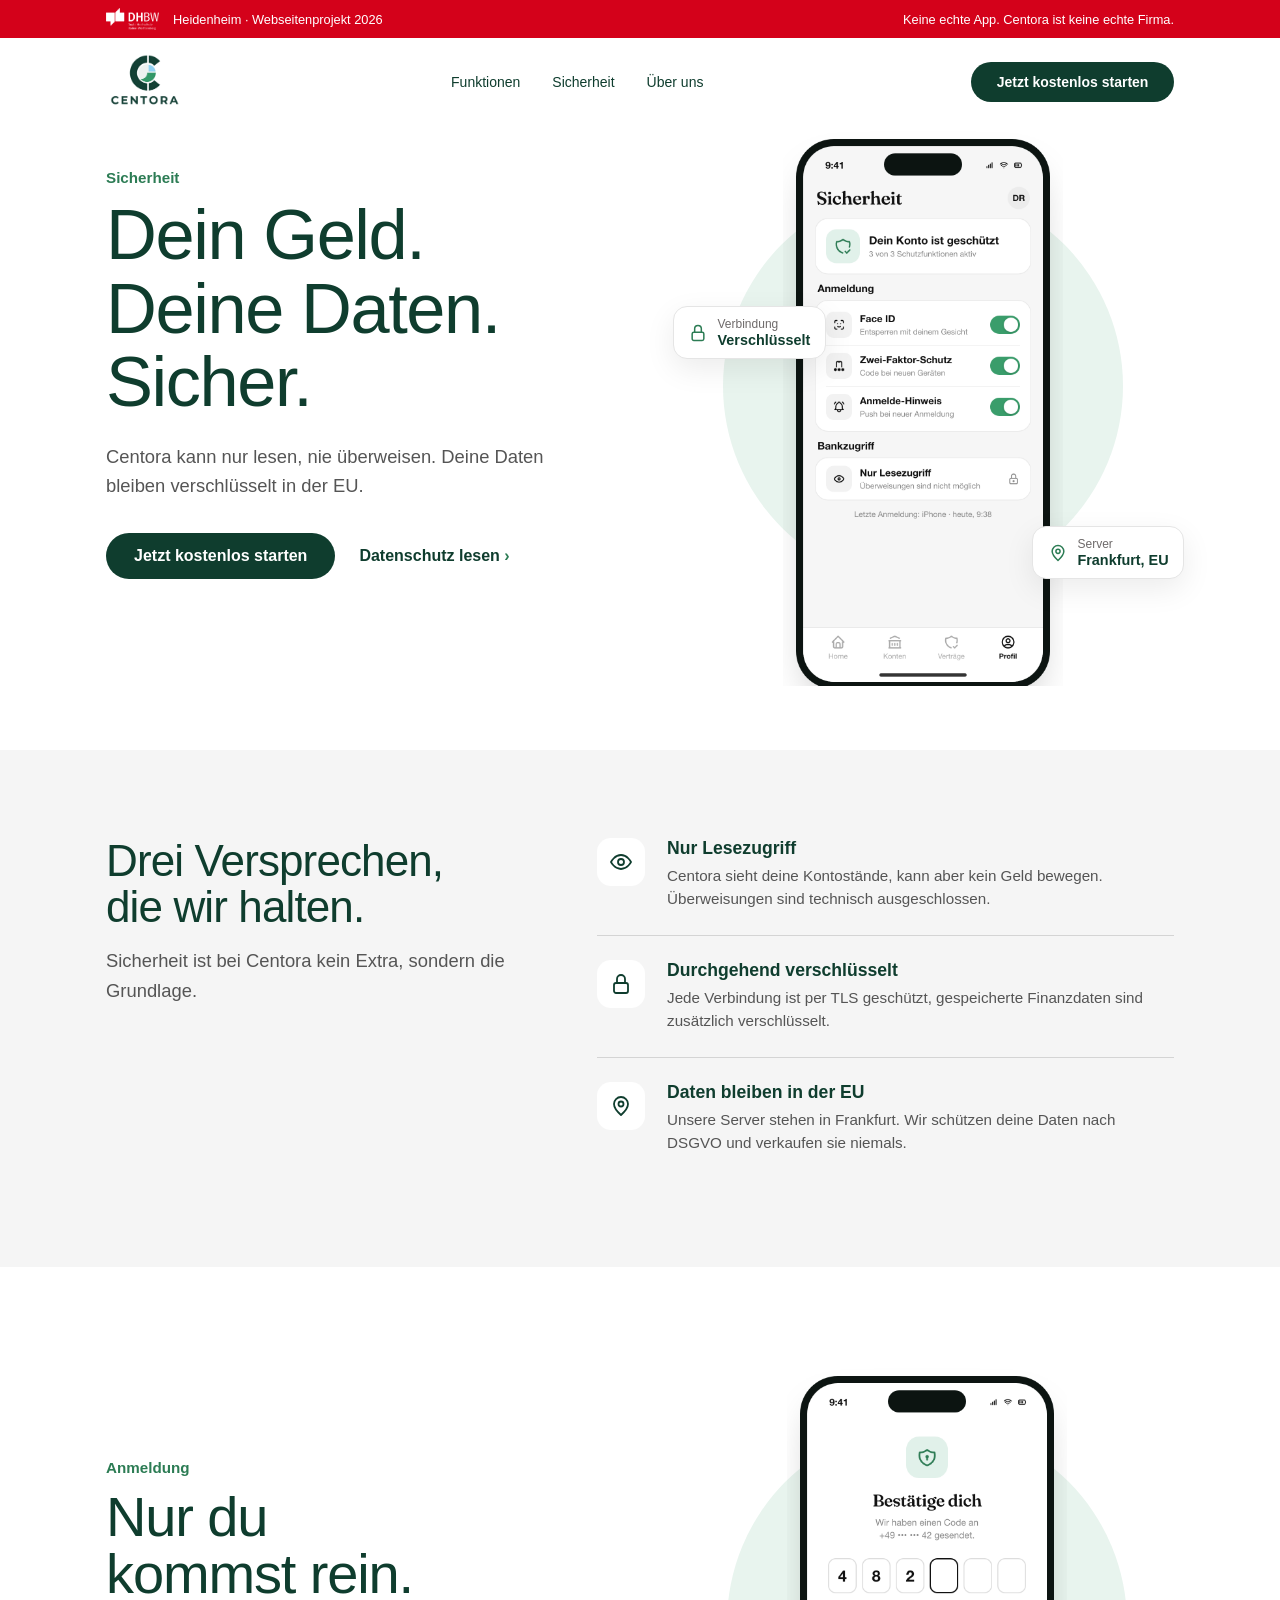
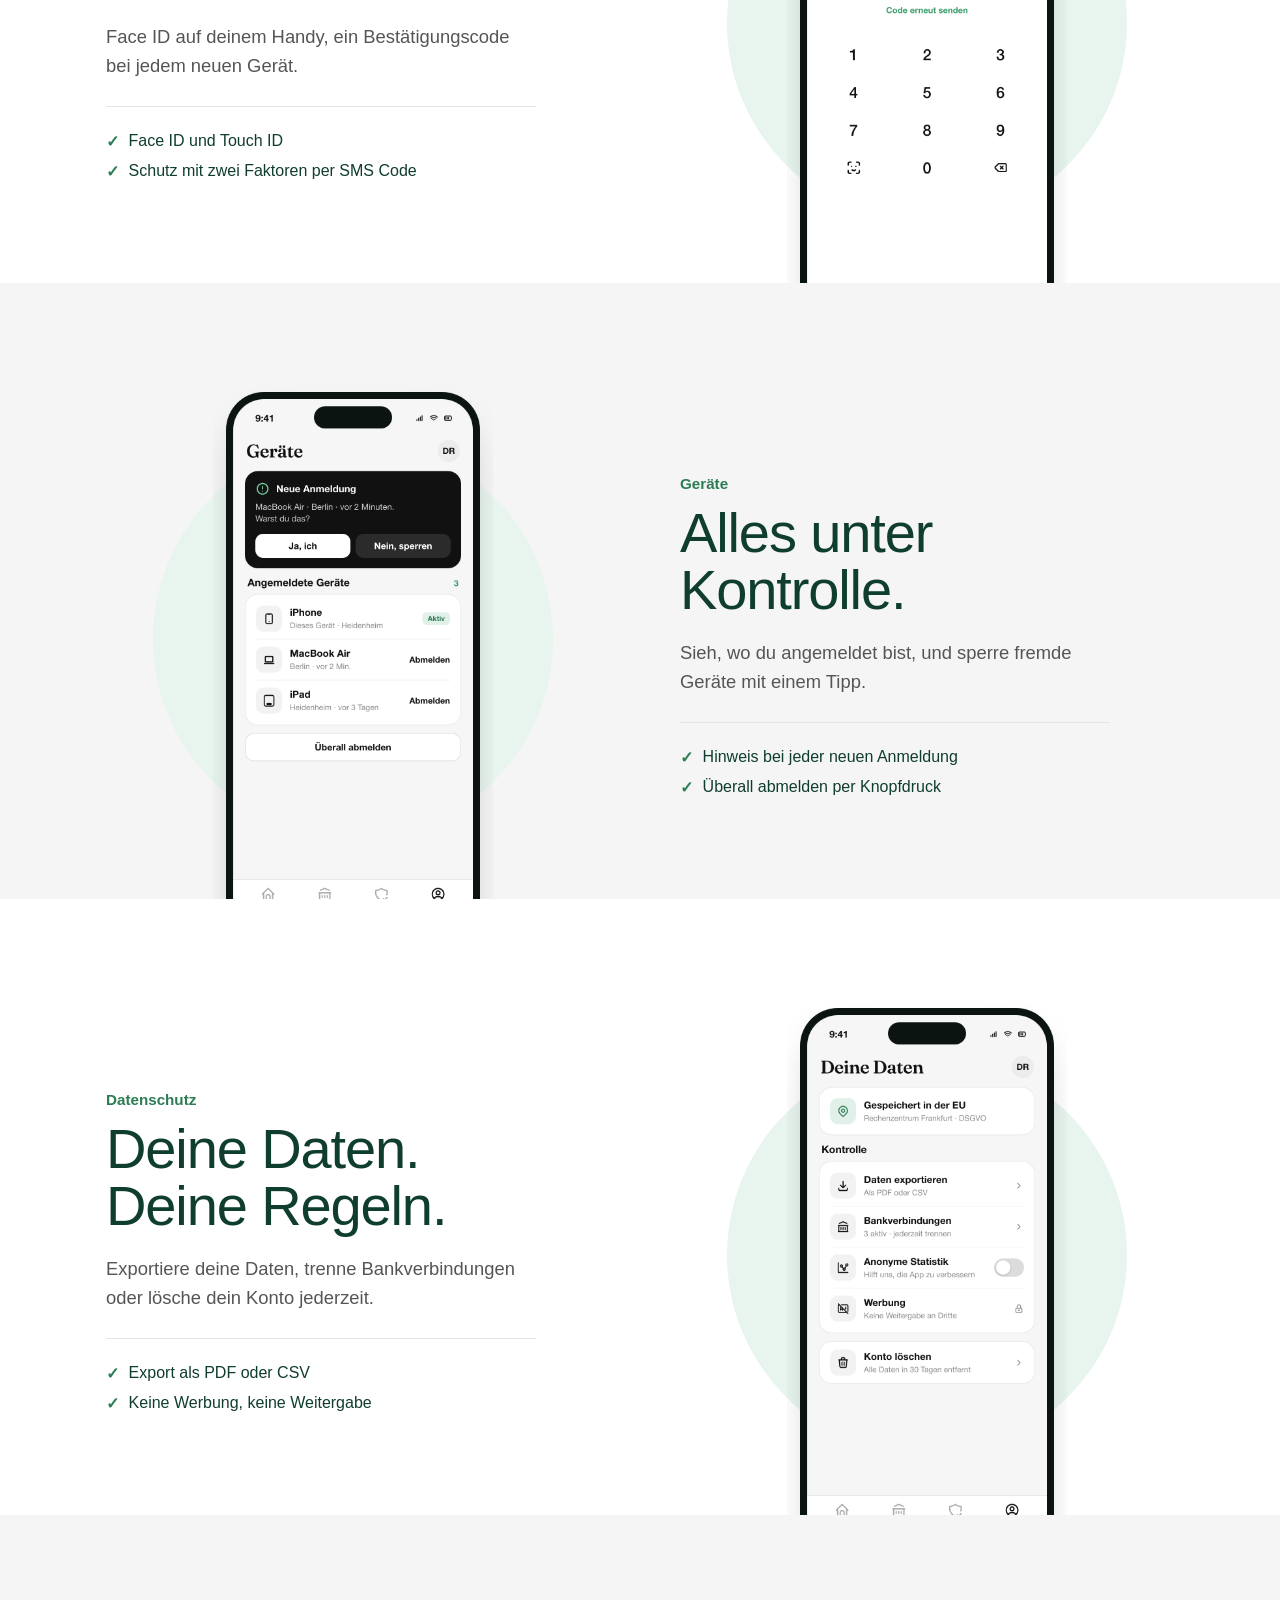
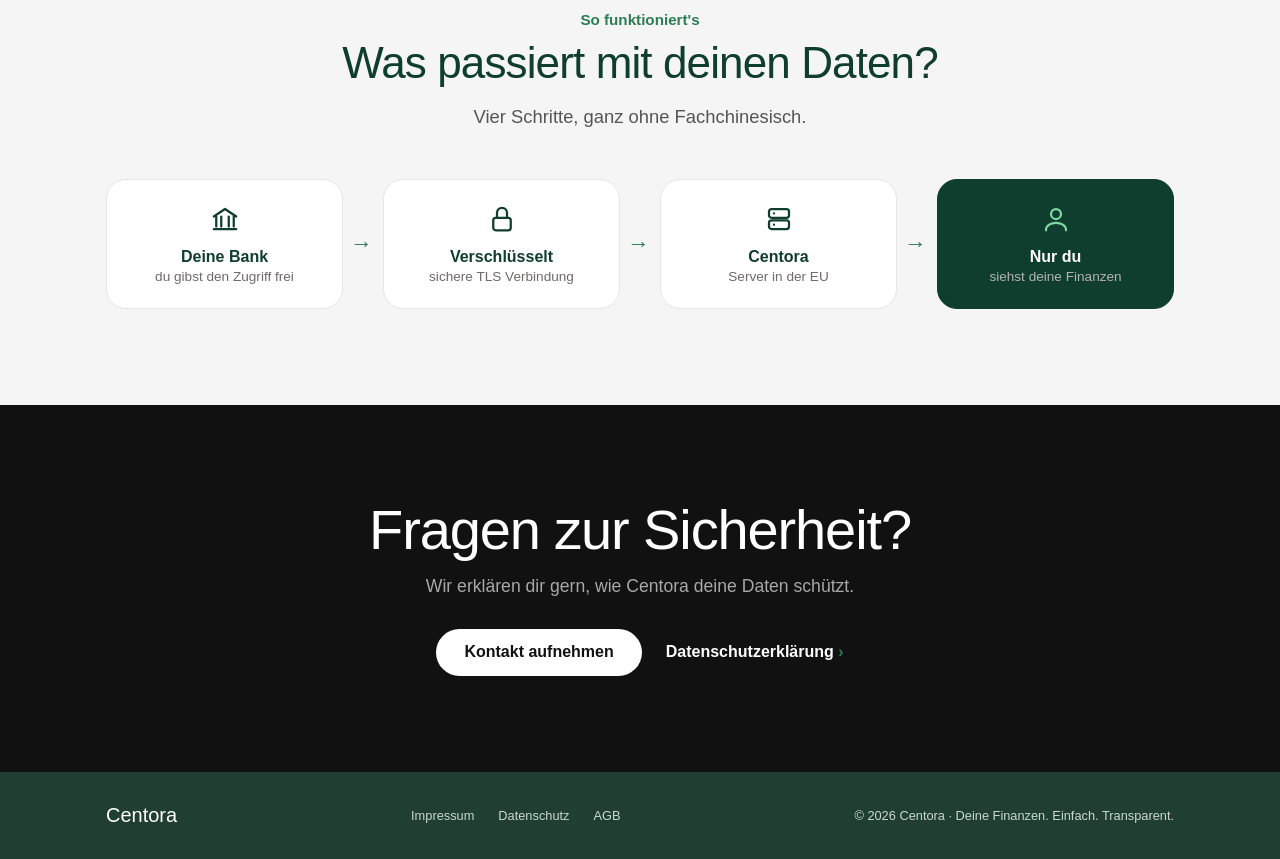
<file: mega-menu/sicherheit.html>
<!DOCTYPE html>
<html lang="de">
<head>
  <meta charset="UTF-8">
  <meta name="viewport" content="width=device-width, initial-scale=1.0">
  <title>Sicherheit: Centora</title>
  <link rel="icon" type="image/svg+xml" href="../assets/images/favicon/favicon.svg">
  <link rel="stylesheet" href="../assets/css/style.css?v=8">
</head>
<body>
  <a href="#main" class="skip-link">Zum Inhalt springen</a>

  <!-- ===== DHBW Hinweisleiste ===== -->
  <div class="project-bar">
    <div class="container project-bar-inner">
      <span class="project-bar-left">
        <img src="../assets/images/logo/dhbw-logo.png" alt="DHBW Logo" class="project-bar-logo">
        Heidenheim · Webseitenprojekt 2026
      </span>
      <span class="project-bar-note">Keine echte App. Centora ist keine echte Firma.</span>
    </div>
  </div>

  <header class="header">
    <div class="container header-inner">

      <a href="../index.html" class="logo">
        <img src="../assets/images/logo/centora-logo.jpg" alt="Centora">
      </a>

      <nav class="nav" aria-label="Hauptnavigation">
        <a href="../mega-menu/funktionen.html">Funktionen</a>
        <a href="../mega-menu/sicherheit.html">Sicherheit</a>
        <a href="../mega-menu/ueber-uns.html">Über uns</a>
      </nav>


      <a href="../mega-menu/jetzt-starten.html" class="btn">Jetzt kostenlos starten</a>

    </div>
  </header>

  <main id="main" tabindex="-1" class="main main-features">

    <!-- ===== Banner 1: Hero ===== -->
    <div class="security-hero">
      <div class="container security-hero-inner">

        <div class="security-hero-text">
          <p class="eyebrow">Sicherheit</p>
          <h1 tabindex="0">Dein Geld.<br>Deine Daten.<br>Sicher.</h1>
          <p class="lead">Centora kann nur lesen, nie überweisen. Deine Daten bleiben verschlüsselt in der EU.</p>
          <div class="hero-actions">
            <a href="jetzt-starten.html" class="btn btn-lg">Jetzt kostenlos starten</a>
            <a href="../rechtliches/datenschutz.html" class="link-arrow">Datenschutz lesen</a>
          </div>
        </div>

        <div class="feature-image security-hero-image">
          <img src="../assets/images/sicherheit/banner-1/app-sicherheit.png" alt="Centora App: Sicherheitseinstellungen">

          <div class="floating-card floating-card-left">
            <svg viewBox="0 0 24 24" aria-hidden="true"><rect x="5" y="11" width="14" height="10" rx="2"/><path d="M8 11V7a4 4 0 0 1 8 0v4"/></svg>
            <div><span>Verbindung</span><strong>Verschlüsselt</strong></div>
          </div>
          <div class="floating-card floating-card-right">
            <svg viewBox="0 0 24 24" aria-hidden="true"><path d="M12 21s-7-6.2-7-11a7 7 0 0 1 14 0c0 4.8-7 11-7 11z"/><circle cx="12" cy="10" r="2.5"/></svg>
            <div><span>Server</span><strong>Frankfurt, EU</strong></div>
          </div>
        </div>

      </div>
    </div>

    <!-- ===== Banner 2: Drei Versprechen ===== -->
    <section class="band promises-band">
      <div class="container promises">

        <div class="promises-intro">
          <h2 tabindex="0">Drei Versprechen,<br>die wir halten.</h2>
          <p class="lead">Sicherheit ist bei Centora kein Extra, sondern die Grundlage.</p>
        </div>

        <ul class="promises-list">
          <li class="promise">
            <span class="promise-icon"><svg viewBox="0 0 24 24" aria-hidden="true"><path d="M2 12s3.5-7 10-7 10 7 10 7-3.5 7-10 7S2 12 2 12z"/><circle cx="12" cy="12" r="3"/></svg></span>
            <div>
              <h3>Nur Lesezugriff</h3>
              <p>Centora sieht deine Kontostände, kann aber kein Geld bewegen. Überweisungen sind technisch ausgeschlossen.</p>
            </div>
          </li>
          <li class="promise">
            <span class="promise-icon"><svg viewBox="0 0 24 24" aria-hidden="true"><rect x="5" y="11" width="14" height="10" rx="2"/><path d="M8 11V7a4 4 0 0 1 8 0v4"/></svg></span>
            <div>
              <h3>Durchgehend verschlüsselt</h3>
              <p>Jede Verbindung ist per TLS geschützt, gespeicherte Finanzdaten sind zusätzlich verschlüsselt.</p>
            </div>
          </li>
          <li class="promise">
            <span class="promise-icon"><svg viewBox="0 0 24 24" aria-hidden="true"><path d="M12 21s-7-6.2-7-11a7 7 0 0 1 14 0c0 4.8-7 11-7 11z"/><circle cx="12" cy="10" r="2.5"/></svg></span>
            <div>
              <h3>Daten bleiben in der EU</h3>
              <p>Unsere Server stehen in Frankfurt. Wir schützen deine Daten nach DSGVO und verkaufen sie niemals.</p>
            </div>
          </li>
        </ul>

      </div>
    </section>

    <!-- ===== Banner 3: Anmeldung ===== -->
    <section class="feature">
      <div class="container feature-inner">
        <div class="feature-text">
          <p class="eyebrow">Anmeldung</p>
          <h2 tabindex="0">Nur du<br>kommst rein.</h2>
          <p class="lead">Face ID auf deinem Handy, ein Bestätigungscode bei jedem neuen Gerät.</p>
          <ul class="feature-checks">
            <li>Face ID und Touch ID</li>
            <li>Schutz mit zwei Faktoren per SMS Code</li>
          </ul>
        </div>
        <div class="feature-image">
          <img src="../assets/images/sicherheit/banner-3/app-anmeldung.png" alt="Centora App: Anmeldung mit Bestätigungscode">
        </div>
      </div>
    </section>

    <!-- ===== Banner 4: Geräte ===== -->
    <section class="feature feature-grey feature-flip">
      <div class="container feature-inner">
        <div class="feature-text">
          <p class="eyebrow">Geräte</p>
          <h2 tabindex="0">Alles unter<br>Kontrolle.</h2>
          <p class="lead">Sieh, wo du angemeldet bist, und sperre fremde Geräte mit einem Tipp.</p>
          <ul class="feature-checks">
            <li>Hinweis bei jeder neuen Anmeldung</li>
            <li>Überall abmelden per Knopfdruck</li>
          </ul>
        </div>
        <div class="feature-image">
          <img src="../assets/images/sicherheit/banner-4/app-geraete.png" alt="Centora App: angemeldete Geräte">
        </div>
      </div>
    </section>

    <!-- ===== Banner 5: Datenschutz ===== -->
    <section class="feature">
      <div class="container feature-inner">
        <div class="feature-text">
          <p class="eyebrow">Datenschutz</p>
          <h2 tabindex="0">Deine Daten.<br>Deine Regeln.</h2>
          <p class="lead">Exportiere deine Daten, trenne Bankverbindungen oder lösche dein Konto jederzeit.</p>
          <ul class="feature-checks">
            <li>Export als PDF oder CSV</li>
            <li>Keine Werbung, keine Weitergabe</li>
          </ul>
        </div>
        <div class="feature-image">
          <img src="../assets/images/sicherheit/banner-5/app-daten.png" alt="Centora App: Datenschutzeinstellungen">
        </div>
      </div>
    </section>

    <!-- ===== Banner 6: So funktioniert's ===== -->
    <section class="band data-flow">
      <div class="container">
        <p class="eyebrow">So funktioniert's</p>
        <h2 tabindex="0">Was passiert mit deinen Daten?</h2>
        <p class="lead">Vier Schritte, ganz ohne Fachchinesisch.</p>

        <ol class="flow-steps">
          <li class="flow-step">
            <svg viewBox="0 0 24 24" aria-hidden="true"><path d="M3 10l9-6 9 6"/><path d="M5 10v8M9 10v8M15 10v8M19 10v8"/><path d="M3 20h18"/></svg>
            <strong>Deine Bank</strong>
            <span>du gibst den Zugriff frei</span>
          </li>
          <li class="flow-step">
            <svg viewBox="0 0 24 24" aria-hidden="true"><rect x="5" y="11" width="14" height="10" rx="2"/><path d="M8 11V7a4 4 0 0 1 8 0v4"/></svg>
            <strong>Verschlüsselt</strong>
            <span>sichere TLS Verbindung</span>
          </li>
          <li class="flow-step">
            <svg viewBox="0 0 24 24" aria-hidden="true"><rect x="4" y="4" width="16" height="7" rx="2"/><rect x="4" y="13" width="16" height="7" rx="2"/><path d="M8 7.5h.01M8 16.5h.01"/></svg>
            <strong>Centora</strong>
            <span>Server in der EU</span>
          </li>
          <li class="flow-step flow-step-highlight">
            <svg viewBox="0 0 24 24" aria-hidden="true"><circle cx="12" cy="8" r="4"/><path d="M4 21c0-4 4-6 8-6s8 2 8 6"/></svg>
            <strong>Nur du</strong>
            <span class="flow-step-caption">siehst deine Finanzen</span>
          </li>
        </ol>
      </div>
    </section>

    <!-- ===== Banner 7: Häufige Fragen ===== -->
    <!-- Aufklappen ohne JavaScript über <details> und <summary>   >
    <section class="faq">
      <div class="container faq-inner">
        <h2 tabindex="0">Häufige<br>Fragen.</h2>

        <div>
          <details open>
            <summary>Kann Centora Geld überweisen?</summary>
            <p>Nein. Centora hat nur Lesezugriff auf deine Konten. Überweisungen sind technisch nicht möglich.</p>
          </details>
          <details>
            <summary>Wer kann meine Daten sehen?</summary>
            <p>Nur du. Wir geben Daten ausschließlich an Dienstleister weiter, die wir für den Betrieb der App brauchen, zum Beispiel für das Hosting, und nur mit einem Auftragsverarbeitungsvertrag.</p>
          </details>
          <details>
            <summary>Was passiert, wenn ich mein Handy verliere?</summary>
            <p>Ohne Face ID oder deinen Code kommt niemand in die App. Melde dich auf einem anderen Gerät an und tippe auf „Überall abmelden“.</p>
          </details>
          <details>
            <summary>Verkauft ihr meine Daten?</summary>
            <p>Nein. Wir verkaufen deine Daten nicht und nutzen sie nicht für Werbung.</p>
          </details>
        </div>
      </div>
    </section>

    <!-- ===== Banner 8: Abschluss ===== -->
    <section class="cta-dark">
      <div class="container">
        <h2 tabindex="0">Fragen zur Sicherheit?</h2>
        <p>Wir erklären dir gern, wie Centora deine Daten schützt.</p>
        <div class="hero-actions">
          <a href="mailto:daniel@rosenberger.click" class="btn btn-lg">Kontakt aufnehmen</a>
          <a href="../rechtliches/datenschutz.html" class="link-arrow">Datenschutzerklärung</a>
        </div>
      </div>
    </section>

  </main>

  <footer class="footer">
    <div class="container footer-inner">

      <a href="../index.html" class="footer-logo">Centora</a>

      <nav class="footer-nav" aria-label="Rechtliches">
        <a href="../rechtliches/impressum.html">Impressum</a>
        <a href="../rechtliches/datenschutz.html">Datenschutz</a>
        <a href="../rechtliches/agb.html">AGB</a>
      </nav>

      <p class="footer-copy">&copy; 2026 Centora · Deine Finanzen. Einfach. Transparent.</p>

    </div>
  </footer>

</body>
</html>
</file>
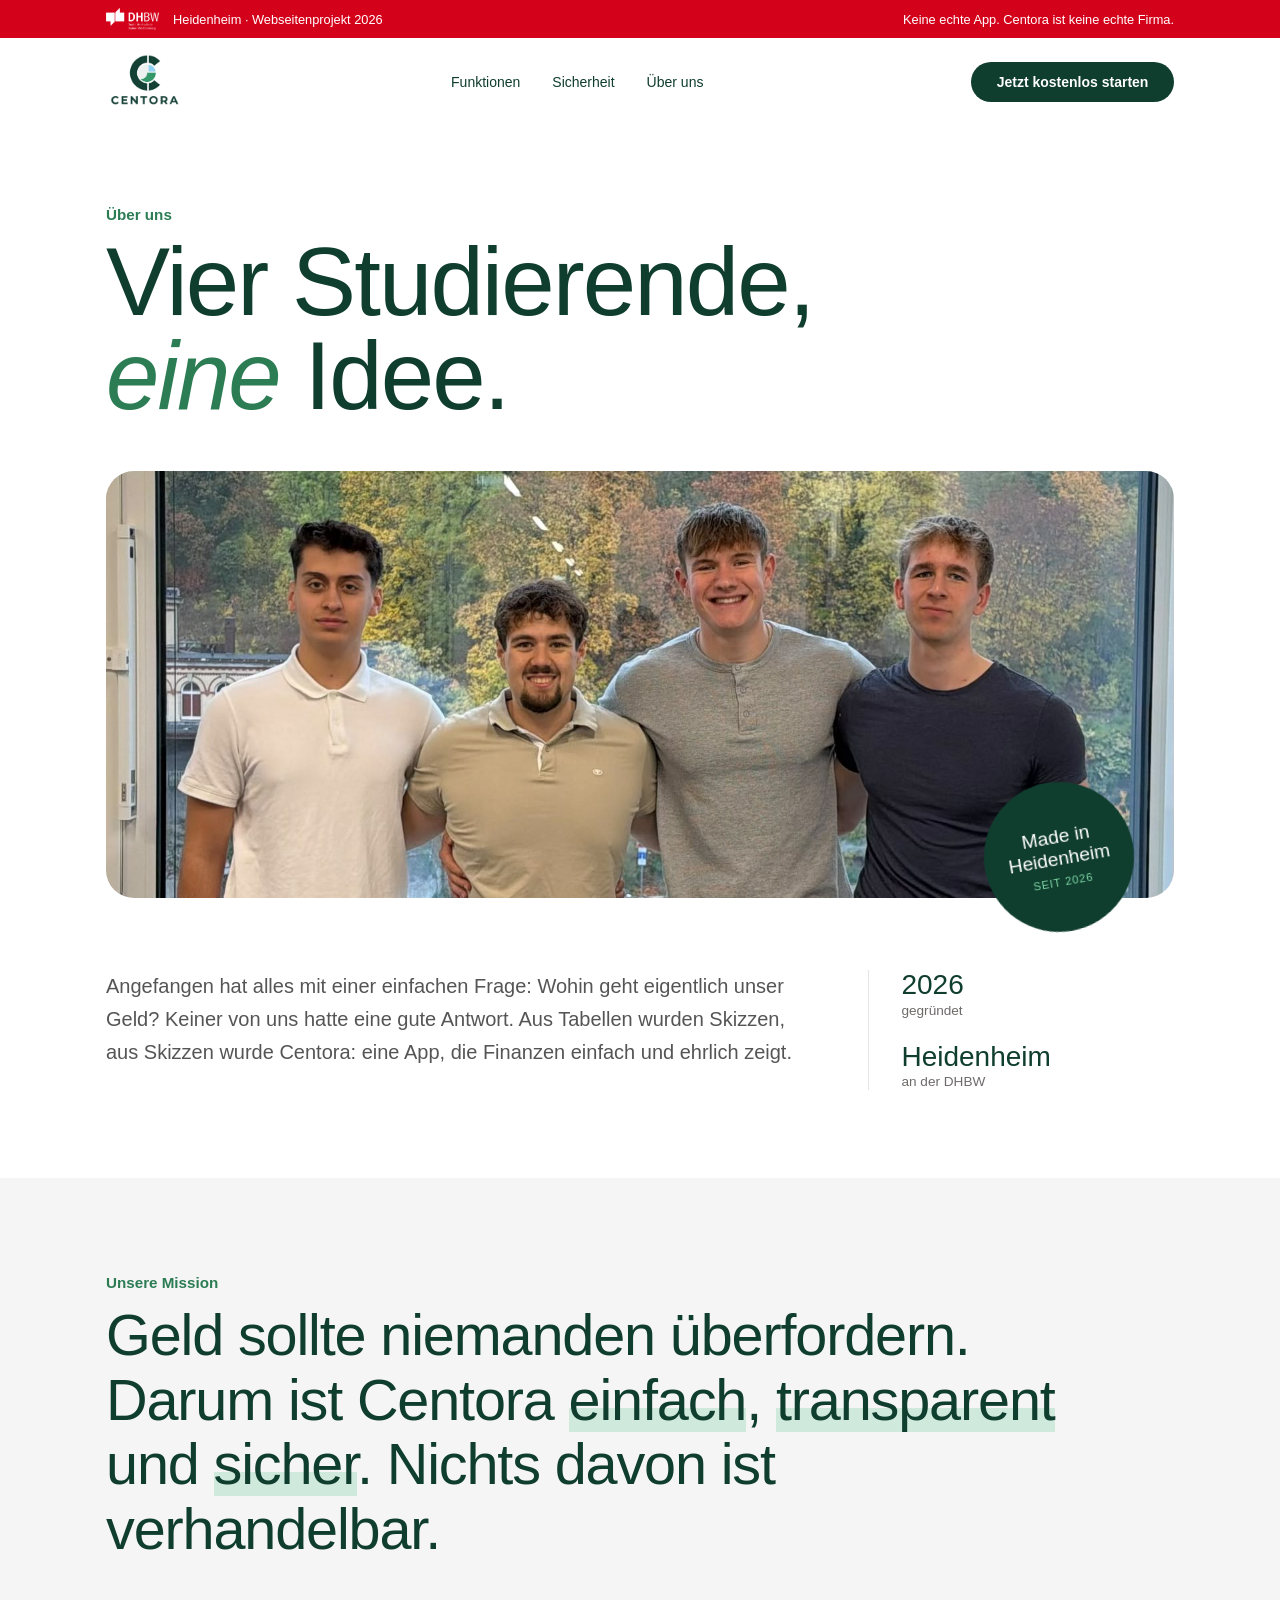
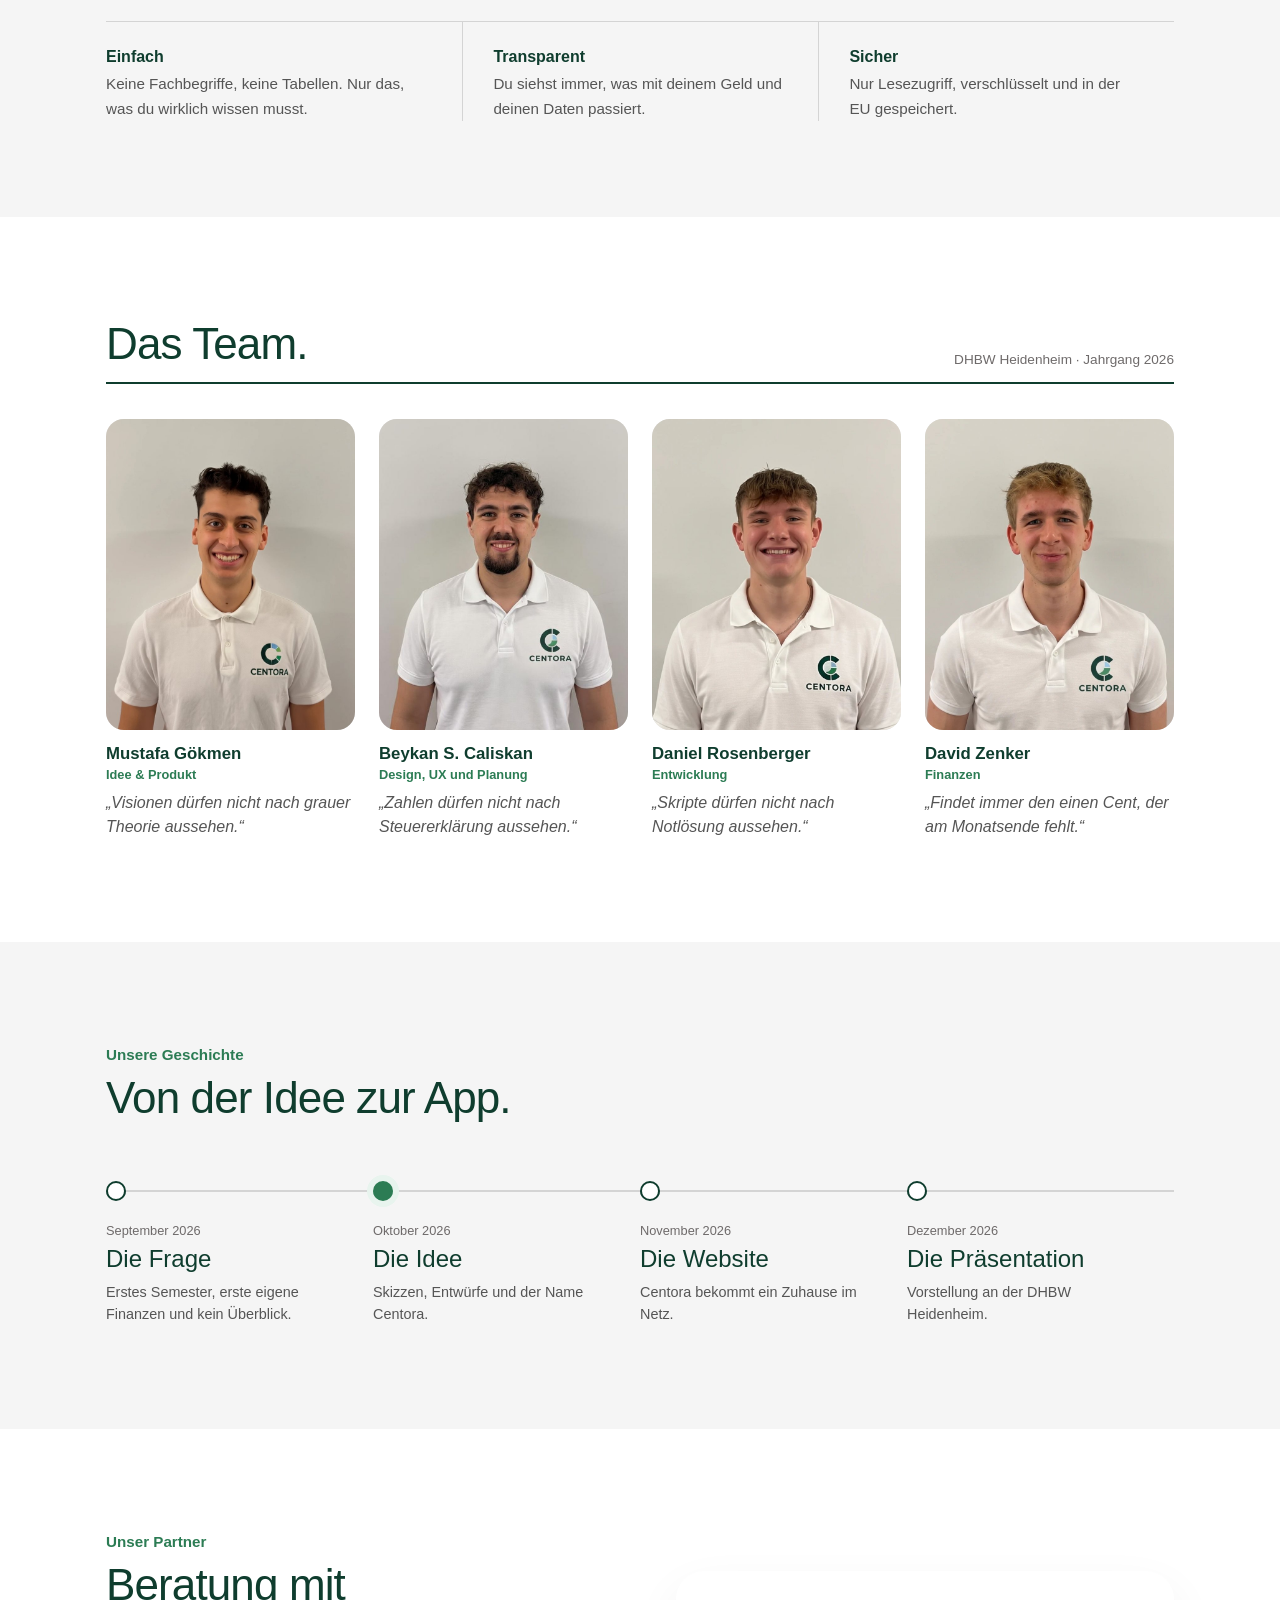
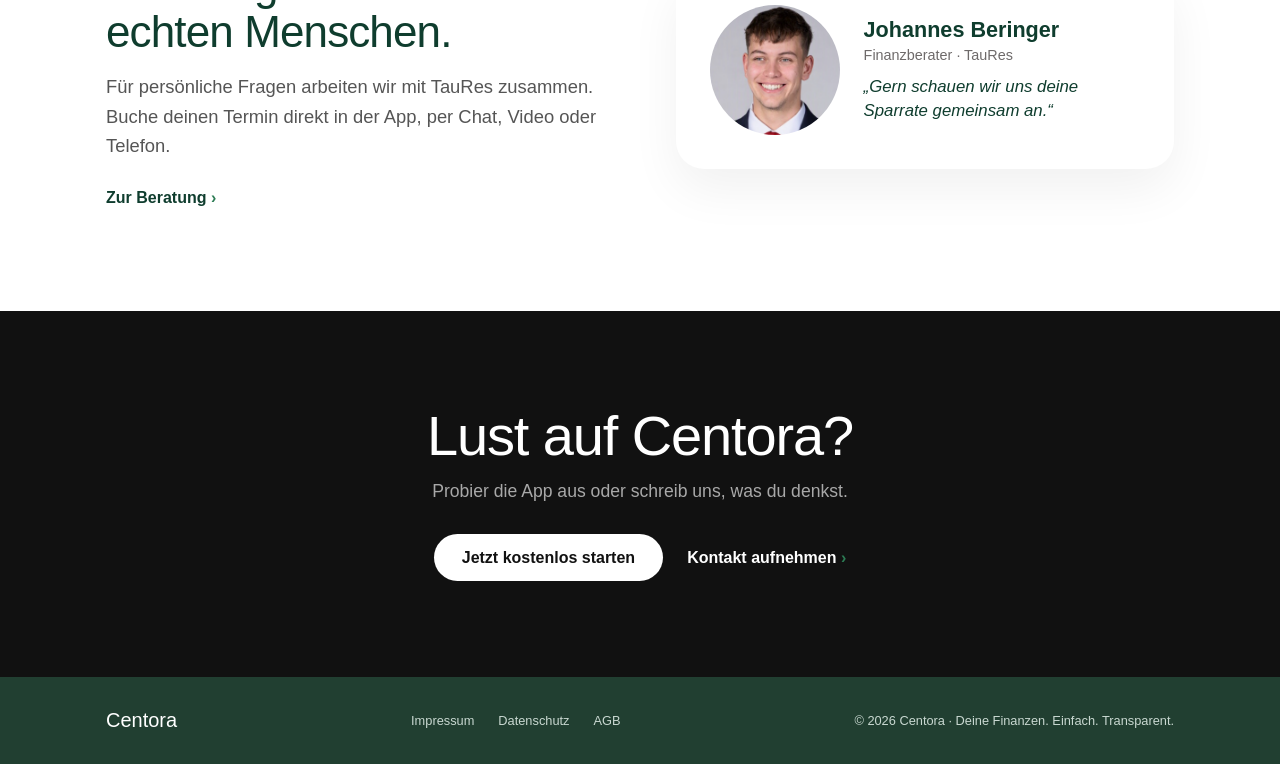
<file: mega-menu/ueber-uns.html>
<!DOCTYPE html>
<html lang="de">
<head>
  <meta charset="UTF-8">
  <meta name="viewport" content="width=device-width, initial-scale=1.0">
  <title>Über uns: Centora</title>
  <link rel="icon" type="image/svg+xml" href="../assets/images/favicon/favicon.svg">
  <link rel="stylesheet" href="../assets/css/style.css?v=8">
</head>
<body>
  <a href="#main" class="skip-link">Zum Inhalt springen</a>

  <!-- ===== DHBW Hinweisleiste ===== -->
  <div class="project-bar">
    <div class="container project-bar-inner">
      <span class="project-bar-left">
        <img src="../assets/images/logo/dhbw-logo.png" alt="DHBW Logo" class="project-bar-logo">
        Heidenheim · Webseitenprojekt 2026
      </span>
      <span class="project-bar-note">Keine echte App. Centora ist keine echte Firma.</span>
    </div>
  </div>

  <header class="header">
    <div class="container header-inner">

      <a href="../index.html" class="logo">
        <img src="../assets/images/logo/centora-logo.jpg" alt="Centora">
      </a>

      <nav class="nav" aria-label="Hauptnavigation">
        <a href="../mega-menu/funktionen.html">Funktionen</a>
        <a href="../mega-menu/sicherheit.html">Sicherheit</a>
        <a href="../mega-menu/ueber-uns.html">Über uns</a>
      </nav>


      <a href="../mega-menu/jetzt-starten.html" class="btn">Jetzt kostenlos starten</a>

    </div>
  </header>

  <main id="main" tabindex="-1" class="main main-features">

    <!-- ===== Banner 1: Hero ===== -->
    <div class="about-hero">
      <div class="container">

        <p class="eyebrow">Über uns</p>
        <h1 tabindex="0">Vier Studierende,<br><em>eine</em> Idee.</h1>

        <div class="about-photo">
          <img src="../assets/images/ueber-uns/banner-1/team.jpg" alt="Das Centora Team in der DHBW Heidenheim">

          <!-- Runder Sticker auf dem Foto -->
          <div class="about-sticker">
            <span>Made in<br>Heidenheim</span>
            <small class="about-sticker-date">Seit 2026</small>
          </div>
        </div>

        <div class="about-story">
          <p>
            Angefangen hat alles mit einer einfachen Frage: Wohin geht eigentlich
            unser Geld? Keiner von uns hatte eine gute Antwort. Aus Tabellen wurden
            Skizzen, aus Skizzen wurde Centora: eine App, die Finanzen einfach und
            ehrlich zeigt.
          </p>

          <ul class="about-facts">
            <li>
              <strong>2026</strong>
              <span>gegründet</span>
            </li>
            <li>
              <strong>Heidenheim</strong>
              <span>an der DHBW</span>
            </li>
          </ul>
        </div>

      </div>
    </div>

    <!-- ===== Banner 2: Mission (Manifest) ===== -->
    <section class="band mission">
      <div class="container">
        <p class="eyebrow">Unsere Mission</p>
        <h2 tabindex="0">Geld sollte niemanden überfordern. Darum ist Centora <mark>einfach</mark>, <mark>transparent</mark> und <mark>sicher</mark>. Nichts davon ist verhandelbar.</h2>

        <ul class="mission-values">
          <li>
            <strong>Einfach</strong>
            <p>Keine Fachbegriffe, keine Tabellen. Nur das, was du wirklich wissen musst.</p>
          </li>
          <li>
            <strong>Transparent</strong>
            <p>Du siehst immer, was mit deinem Geld und deinen Daten passiert.</p>
          </li>
          <li>
            <strong>Sicher</strong>
            <p>Nur Lesezugriff, verschlüsselt und in der EU gespeichert.</p>
          </li>
        </ul>
      </div>
    </section>

    <!-- ===== Banner 3: Das Team (Jahrbuch) ===== -->
    <section class="team">
      <div class="container">
        <div class="team-head">
          <h2 tabindex="0">Das Team.</h2>
          <span>DHBW Heidenheim · Jahrgang 2026</span>
        </div>

        <ul class="team-grid">
          <li class="member">
            <div class="member-photo"><img src="../assets/images/ueber-uns/banner-3/mitglied-1.jpg" alt="Porträtfoto von Mustafa Gökmen"></div>
            <strong>Mustafa Gökmen</strong>
            <p class="member-role">Idee &amp; Produkt</p>
            <p class="member-quote">„Visionen dürfen nicht nach grauer Theorie aussehen.“</p>
          </li>
          <li class="member">
            <div class="member-photo"><img src="../assets/images/ueber-uns/banner-3/mitglied-2.jpg" alt="Porträtfoto von Beykan S. Caliskan"></div>
            <strong>Beykan S. Caliskan</strong>
            <p class="member-role">Design, UX und Planung</p>
            <p class="member-quote">„Zahlen dürfen nicht nach Steuererklärung aussehen.“</p>
          </li>
          <li class="member">
            <div class="member-photo"><img src="../assets/images/ueber-uns/banner-3/mitglied-3.jpg" alt="Porträtfoto von Daniel Rosenberger"></div>
            <strong>Daniel Rosenberger</strong>
            <p class="member-role">Entwicklung</p>
            <p class="member-quote">„Skripte dürfen nicht nach Notlösung aussehen.“</p>
          </li>
          <li class="member">
            <div class="member-photo"><img src="../assets/images/ueber-uns/banner-3/mitglied-4.jpg" alt="Porträtfoto von David Zenker"></div>
            <strong>David Zenker</strong>
            <p class="member-role">Finanzen</p>
            <p class="member-quote">„Findet immer den einen Cent, der am Monatsende fehlt.“</p>
          </li>
        </ul>
      </div>
    </section>

    <!-- ===== Banner 4: Unsere Geschichte (Zeitleiste) ===== -->
    <section class="band timeline">
      <div class="container">
        <p class="eyebrow">Unsere Geschichte</p>
        <h2 tabindex="0">Von der Idee zur App.</h2>

        <ol class="timeline-list">
          <li class="timeline-item">
            <span class="timeline-dot"></span>
            <p class="timeline-date">September 2026</p>
            <h3>Die Frage</h3>
             <p>Erstes Semester, erste eigene Finanzen und kein Überblick.</p>
          </li>
          <li class="timeline-item timeline-now">
            <span class="timeline-dot"></span>
            <p class="timeline-date">Oktober 2026</p>
            <h3>Die Idee</h3>
            <p>Skizzen, Entwürfe und der Name Centora.</p>
          </li>
          <li class="timeline-item">
            <span class="timeline-dot"></span>
            <p class="timeline-date">November 2026</p>
            <h3>Die Website</h3>
            <p>Centora bekommt ein Zuhause im Netz.</p>
          </li>
          <li class="timeline-item">
            <span class="timeline-dot"></span>
            <p class="timeline-date">Dezember 2026</p>
            <h3>Die Präsentation</h3>
            <p>Vorstellung an der DHBW Heidenheim.</p>
          </li>
        </ol>
      </div>
    </section>

    <!-- ===== Banner 5: Unser Partner ===== -->
    <section class="partner">
      <div class="container partner-inner">
        <div>
          <p class="eyebrow">Unser Partner</p>
          <h2 tabindex="0">Beratung mit<br>echten Menschen.</h2>
          <p class="lead">Für persönliche Fragen arbeiten wir mit TauRes zusammen. Buche deinen Termin direkt in der App, per Chat, Video oder Telefon.</p>
          <a href="funktionen.html#beratung" class="link-arrow">Zur Beratung</a>
        </div>

        <div class="partner-card">
          <img src="../assets/images/ueber-uns/banner-5/johannes-beringer.png" alt="Porträtfoto von Johannes Beringer">
          <div>
            <strong>Johannes Beringer</strong>
            <p class="partner-role">Finanzberater · TauRes</p>
            <p class="partner-quote">„Gern schauen wir uns deine Sparrate gemeinsam an.“</p>
          </div>
        </div>
      </div>
    </section>

    <!-- ===== Banner 6: Abschluss ===== -->
    <section class="cta-dark">
      <div class="container">
        <h2 tabindex="0">Lust auf Centora?</h2>
        <p>Probier die App aus oder schreib uns, was du denkst.</p>
        <div class="hero-actions">
          <a href="jetzt-starten.html" class="btn btn-lg">Jetzt kostenlos starten</a>
          <a href="mailto:daniel@rosenberger.click" class="link-arrow">Kontakt aufnehmen</a>
        </div>
      </div>
    </section>

  </main>

  <footer class="footer">
    <div class="container footer-inner">

      <a href="../index.html" class="footer-logo">Centora</a>

      <nav class="footer-nav" aria-label="Rechtliches">
        <a href="../rechtliches/impressum.html">Impressum</a>
        <a href="../rechtliches/datenschutz.html">Datenschutz</a>
        <a href="../rechtliches/agb.html">AGB</a>
      </nav>

      <p class="footer-copy">&copy; 2026 Centora · Deine Finanzen. Einfach. Transparent.</p>

    </div>
  </footer>

</body>
</html>
</file>
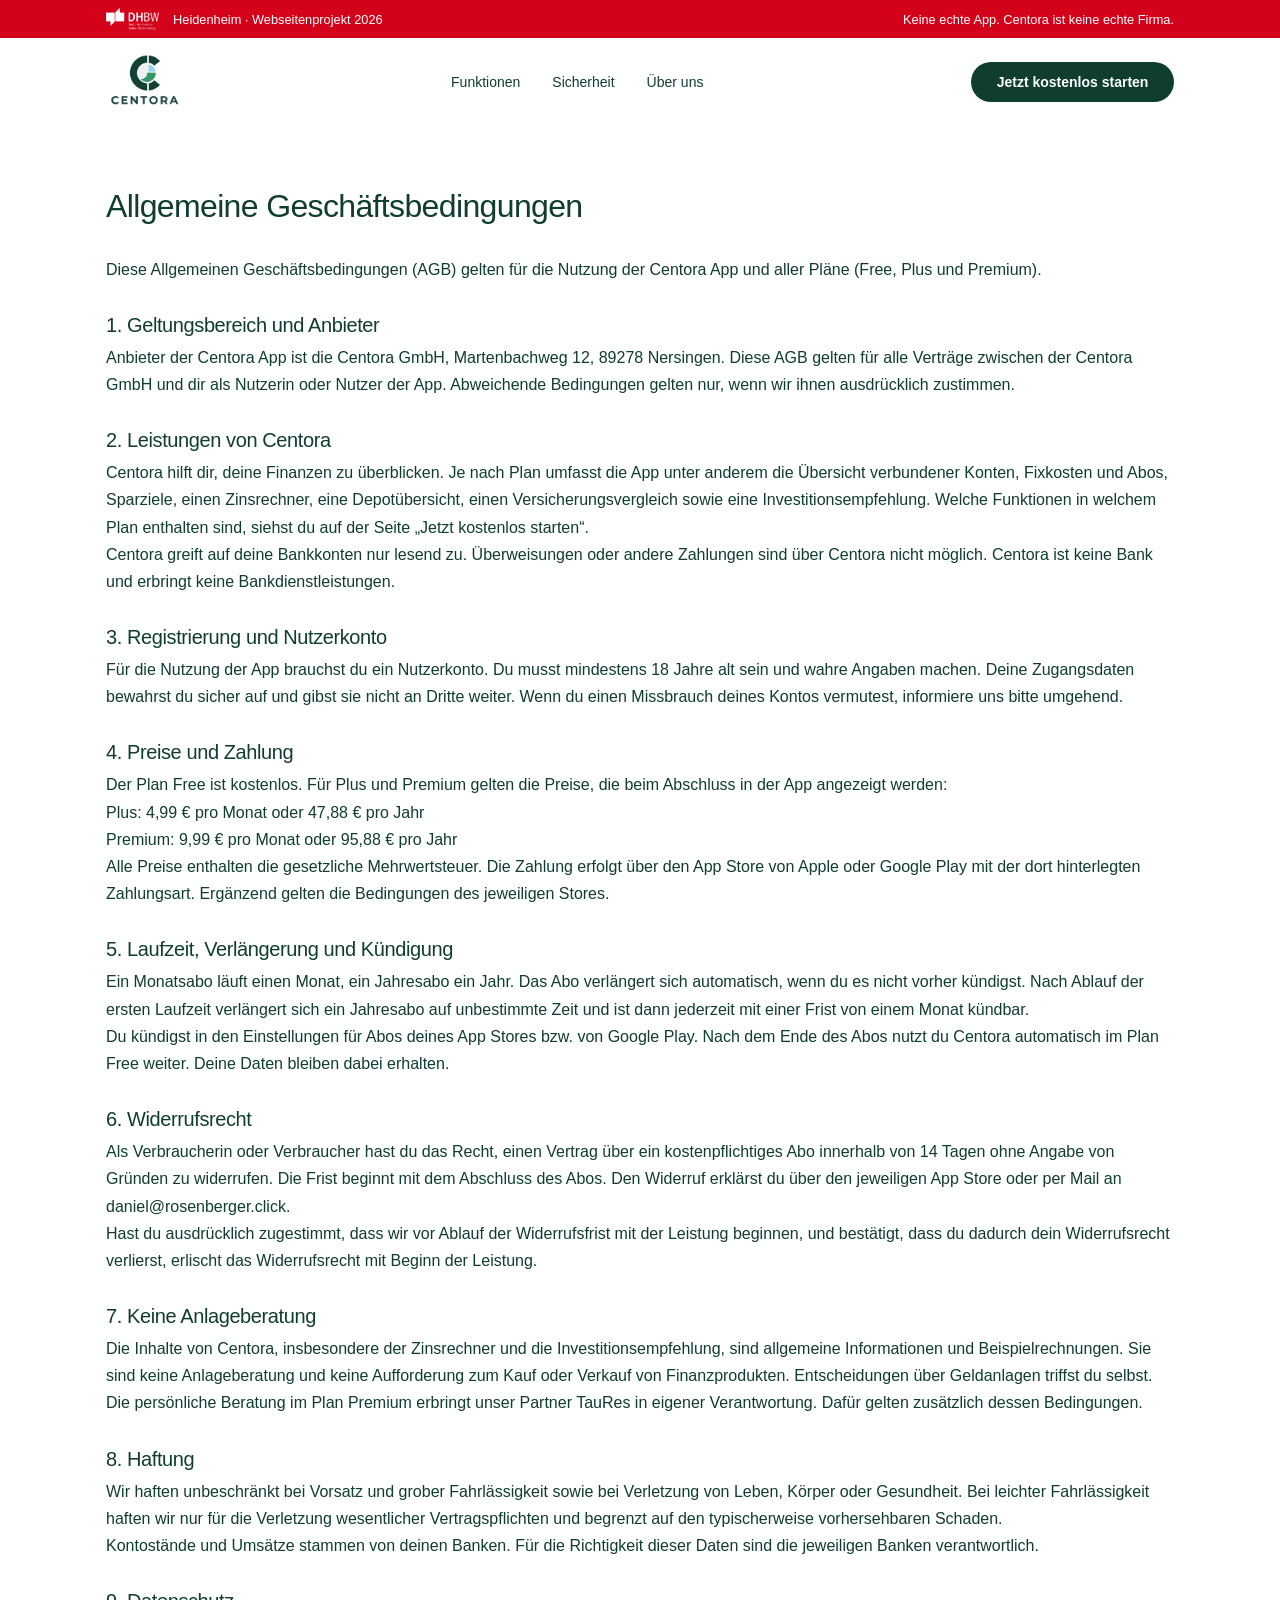
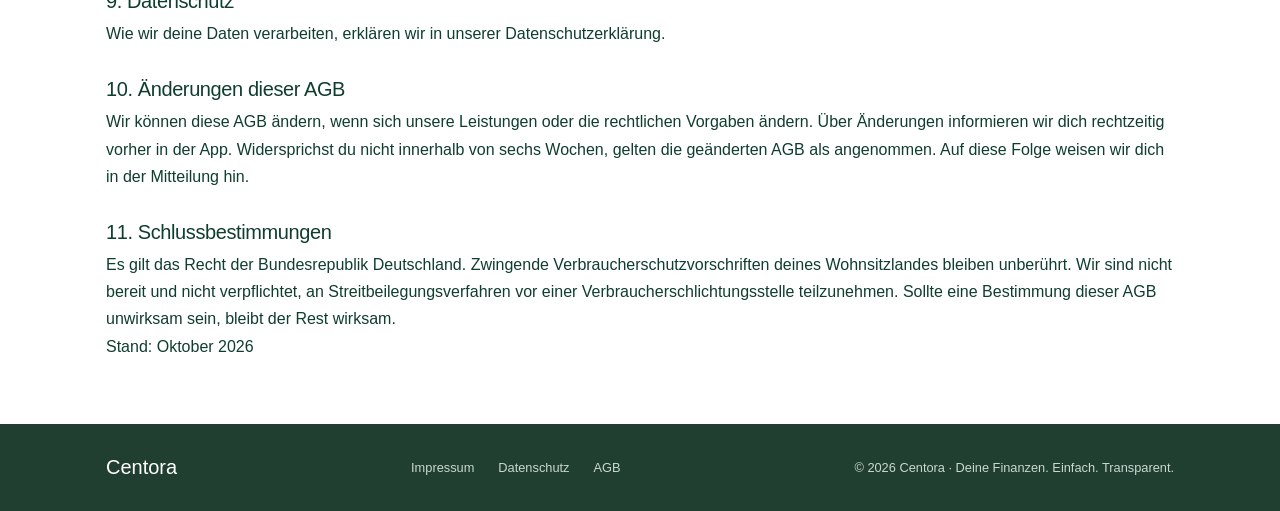
<file: rechtliches/agb.html>
<!DOCTYPE html>
<html lang="de">
<head>
  <meta charset="UTF-8">
  <meta name="viewport" content="width=device-width, initial-scale=1.0">
  <title>AGB: Centora</title>
  <link rel="icon" type="image/svg+xml" href="../assets/images/favicon/favicon.svg">
  <link rel="stylesheet" href="../assets/css/style.css?v=8">
</head>
<body>
  <a href="#main" class="skip-link">Zum Inhalt springen</a>

  <!-- ===== DHBW Hinweisleiste ===== -->
  <div class="project-bar">
    <div class="container project-bar-inner">
      <span class="project-bar-left">
        <img src="../assets/images/logo/dhbw-logo.png" alt="DHBW Logo" class="project-bar-logo">
        Heidenheim · Webseitenprojekt 2026
      </span>
      <span class="project-bar-note">Keine echte App. Centora ist keine echte Firma.</span>
    </div>
  </div>

  <header class="header">
    <div class="container header-inner">

      <a href="../index.html" class="logo">
        <img src="../assets/images/logo/centora-logo.jpg" alt="Centora">
      </a>

      <nav class="nav" aria-label="Hauptnavigation">
        <a href="../mega-menu/funktionen.html">Funktionen</a>
        <a href="../mega-menu/sicherheit.html">Sicherheit</a>
        <a href="../mega-menu/ueber-uns.html">Über uns</a>
      </nav>


      <a href="../mega-menu/jetzt-starten.html" class="btn">Jetzt kostenlos starten</a>

    </div>
  </header>

  <main id="main" tabindex="-1" class="main">
    <div class="container legal">

      <h1 tabindex="0">Allgemeine Geschäftsbedingungen</h1>

      <p>
        Diese Allgemeinen Geschäftsbedingungen (AGB) gelten für die Nutzung der
        Centora App und aller Pläne (Free, Plus und Premium).
      </p>

      <h2 tabindex="0">1. Geltungsbereich und Anbieter</h2>
      <p>
        Anbieter der Centora App ist die Centora GmbH, Martenbachweg 12,
        89278 Nersingen. Diese AGB gelten für alle Verträge zwischen der
        Centora GmbH und dir als Nutzerin oder Nutzer der App. Abweichende
        Bedingungen gelten nur, wenn wir ihnen ausdrücklich zustimmen.
      </p>

      <h2 tabindex="0">2. Leistungen von Centora</h2>
      <p>
        Centora hilft dir, deine Finanzen zu überblicken. Je nach Plan umfasst
        die App unter anderem die Übersicht verbundener Konten, Fixkosten und
        Abos, Sparziele, einen Zinsrechner, eine Depotübersicht, einen
        Versicherungsvergleich sowie eine Investitionsempfehlung. Welche
        Funktionen in welchem Plan enthalten sind, siehst du auf der Seite
        „Jetzt kostenlos starten“.
      </p>
      <p>
        Centora greift auf deine Bankkonten nur lesend zu. Überweisungen oder
        andere Zahlungen sind über Centora nicht möglich. Centora ist keine
        Bank und erbringt keine Bankdienstleistungen.
      </p>

      <h2 tabindex="0">3. Registrierung und Nutzerkonto</h2>
      <p>
        Für die Nutzung der App brauchst du ein Nutzerkonto. Du musst
        mindestens 18 Jahre alt sein und wahre Angaben machen. Deine
        Zugangsdaten bewahrst du sicher auf und gibst sie nicht an Dritte
        weiter. Wenn du einen Missbrauch deines Kontos vermutest, informiere
        uns bitte umgehend.
      </p>

      <h2 tabindex="0">4. Preise und Zahlung</h2>
      <p>
        Der Plan Free ist kostenlos. Für Plus und Premium gelten die Preise,
        die beim Abschluss in der App angezeigt werden:
      </p>
      <p>
        Plus: 4,99 € pro Monat oder 47,88 € pro Jahr<br>
        Premium: 9,99 € pro Monat oder 95,88 € pro Jahr
      </p>
      <p>
        Alle Preise enthalten die gesetzliche Mehrwertsteuer. Die Zahlung
        erfolgt über den App Store von Apple oder Google Play mit der dort
        hinterlegten Zahlungsart. Ergänzend gelten die Bedingungen des
        jeweiligen Stores.
      </p>

      <h2 tabindex="0">5. Laufzeit, Verlängerung und Kündigung</h2>
      <p>
        Ein Monatsabo läuft einen Monat, ein Jahresabo ein Jahr. Das Abo
        verlängert sich automatisch, wenn du es nicht vorher kündigst. Nach
        Ablauf der ersten Laufzeit verlängert sich ein Jahresabo auf
        unbestimmte Zeit und ist dann jederzeit mit einer Frist von einem
        Monat kündbar.
      </p>
      <p>
        Du kündigst in den Einstellungen für Abos deines App Stores bzw. von
        Google Play. Nach dem Ende des Abos nutzt du Centora automatisch im
        Plan Free weiter. Deine Daten bleiben dabei erhalten.
      </p>

      <h2 tabindex="0">6. Widerrufsrecht</h2>
      <p>
        Als Verbraucherin oder Verbraucher hast du das Recht, einen Vertrag
        über ein kostenpflichtiges Abo innerhalb von 14 Tagen ohne Angabe von
        Gründen zu widerrufen. Die Frist beginnt mit dem Abschluss des Abos.
        Den Widerruf erklärst du über den jeweiligen App Store oder per Mail
        an <a href="mailto:daniel@rosenberger.click">daniel@rosenberger.click</a>.
      </p>
      <p>
        Hast du ausdrücklich zugestimmt, dass wir vor Ablauf der Widerrufsfrist
        mit der Leistung beginnen, und bestätigt, dass du dadurch dein
        Widerrufsrecht verlierst, erlischt das Widerrufsrecht mit Beginn der
        Leistung.
      </p>

      <h2 tabindex="0">7. Keine Anlageberatung</h2>
      <p>
        Die Inhalte von Centora, insbesondere der Zinsrechner und die
        Investitionsempfehlung, sind allgemeine Informationen und
        Beispielrechnungen. Sie sind keine Anlageberatung und keine
        Aufforderung zum Kauf oder Verkauf von Finanzprodukten. Entscheidungen
        über Geldanlagen triffst du selbst.
      </p>
      <p>
        Die persönliche Beratung im Plan Premium erbringt unser Partner
        TauRes in eigener Verantwortung. Dafür gelten zusätzlich dessen
        Bedingungen.
      </p>

      <h2 tabindex="0">8. Haftung</h2>
      <p>
        Wir haften unbeschränkt bei Vorsatz und grober Fahrlässigkeit sowie bei
        Verletzung von Leben, Körper oder Gesundheit. Bei leichter
        Fahrlässigkeit haften wir nur für die Verletzung wesentlicher
        Vertragspflichten und begrenzt auf den typischerweise vorhersehbaren
        Schaden.
      </p>
      <p>
        Kontostände und Umsätze stammen von deinen Banken. Für die Richtigkeit
        dieser Daten sind die jeweiligen Banken verantwortlich.
      </p>

      <h2 tabindex="0">9. Datenschutz</h2>
      <p>
        Wie wir deine Daten verarbeiten, erklären wir in unserer
        <a href="datenschutz.html">Datenschutzerklärung</a>.
      </p>

      <h2 tabindex="0">10. Änderungen dieser AGB</h2>
      <p>
        Wir können diese AGB ändern, wenn sich unsere Leistungen oder die
        rechtlichen Vorgaben ändern. Über Änderungen informieren wir dich
        rechtzeitig vorher in der App. Widersprichst du nicht innerhalb von
        sechs Wochen, gelten die geänderten AGB als angenommen. Auf diese
        Folge weisen wir dich in der Mitteilung hin.
      </p>

      <h2 tabindex="0">11. Schlussbestimmungen</h2>
      <p>
        Es gilt das Recht der Bundesrepublik Deutschland. Zwingende
        Verbraucherschutzvorschriften deines Wohnsitzlandes bleiben unberührt.
        Wir sind nicht bereit und nicht verpflichtet, an
        Streitbeilegungsverfahren vor einer Verbraucherschlichtungsstelle
        teilzunehmen. Sollte eine Bestimmung dieser AGB unwirksam sein, bleibt
        der Rest wirksam.
      </p>
      <p>
        Stand: Oktober 2026
      </p>

    </div>
  </main>

  <footer class="footer">
    <div class="container footer-inner">

      <a href="../index.html" class="footer-logo">Centora</a>

      <nav class="footer-nav" aria-label="Rechtliches">
        <a href="../rechtliches/impressum.html">Impressum</a>
        <a href="../rechtliches/datenschutz.html">Datenschutz</a>
        <a href="../rechtliches/agb.html">AGB</a>
      </nav>

      <p class="footer-copy">&copy; 2026 Centora · Deine Finanzen. Einfach. Transparent.</p>

    </div>
  </footer>

</body>
</html>
</file>
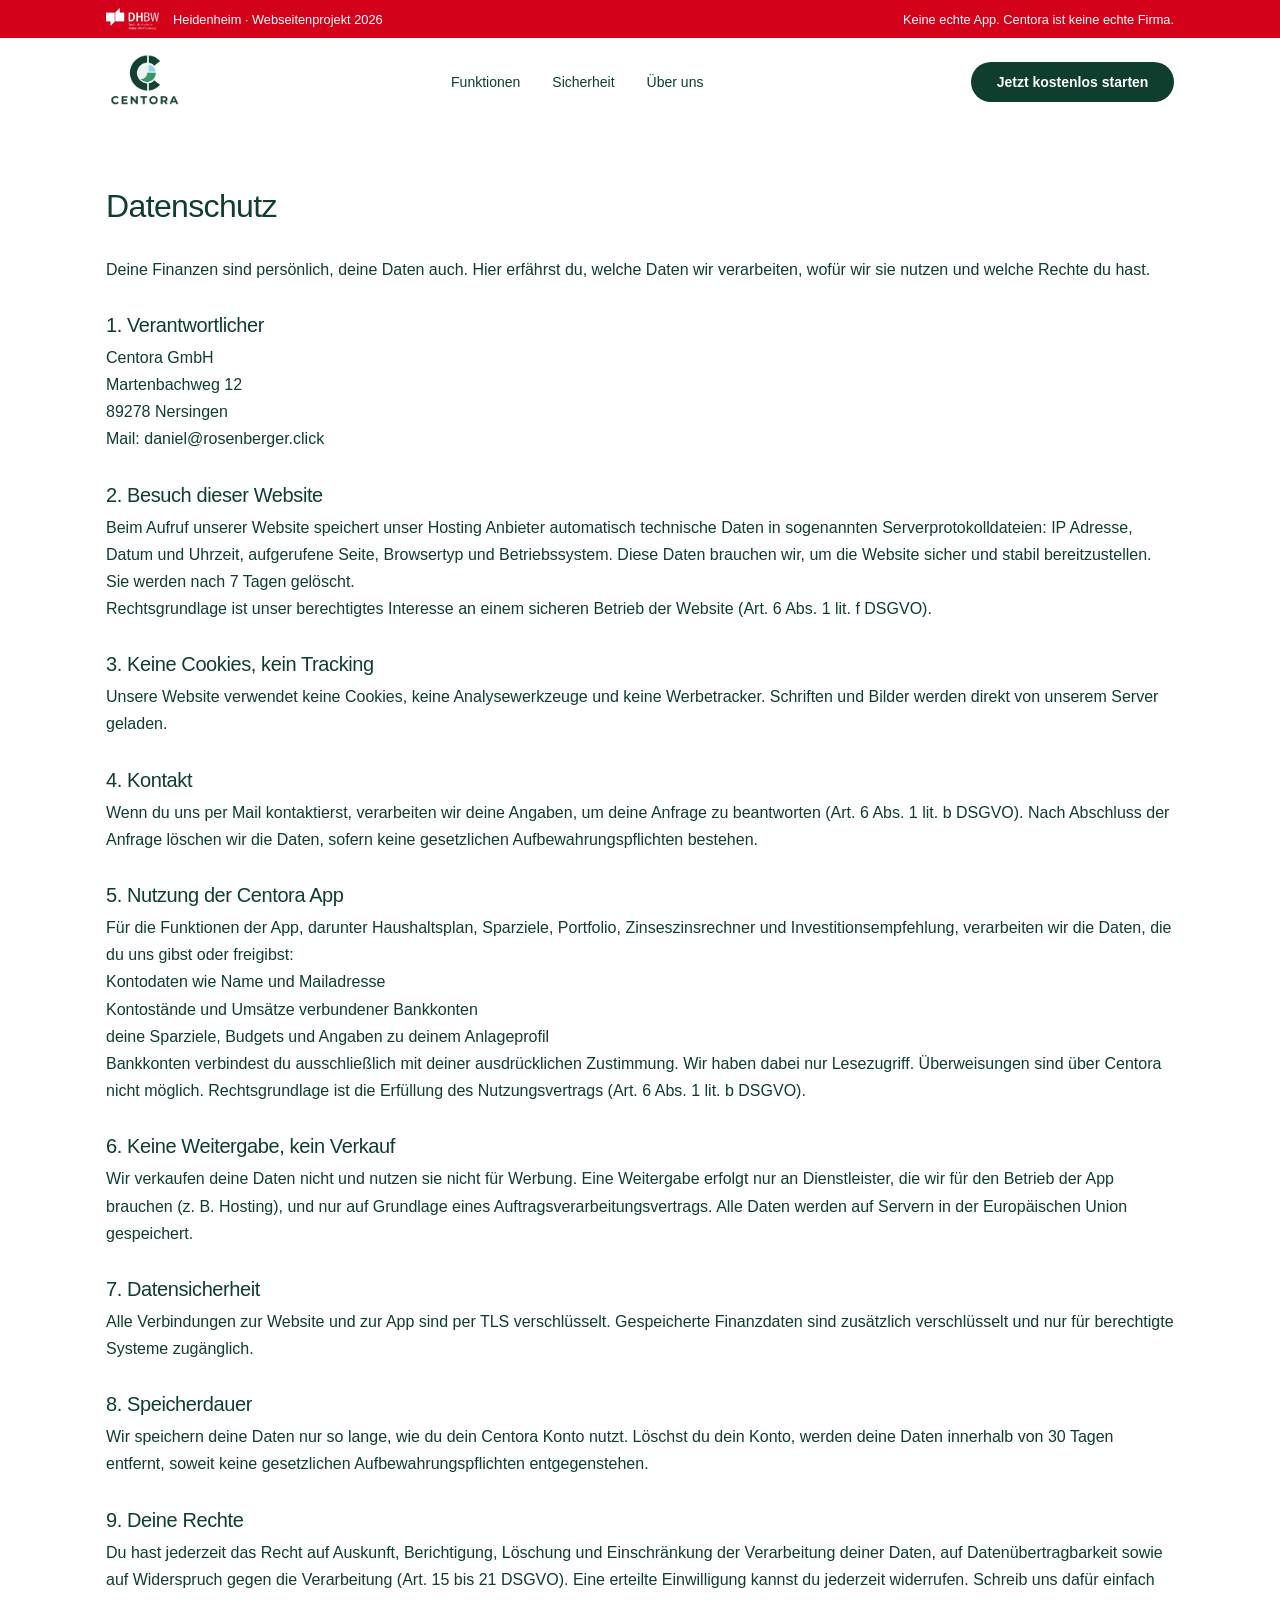
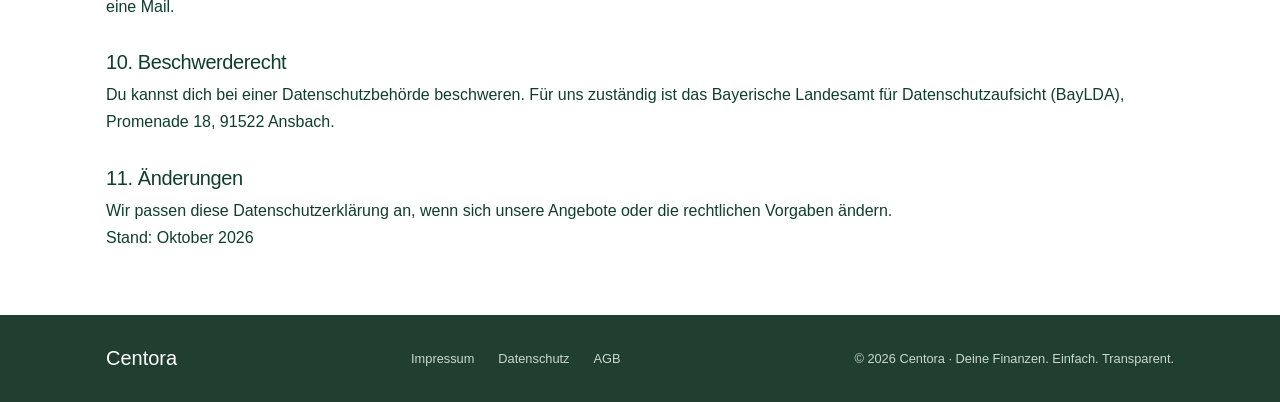
<file: rechtliches/datenschutz.html>
<!DOCTYPE html>
<html lang="de">
<head>
  <meta charset="UTF-8">
  <meta name="viewport" content="width=device-width, initial-scale=1.0">
  <title>Datenschutz: Centora</title>
  <link rel="icon" type="image/svg+xml" href="../assets/images/favicon/favicon.svg">
  <link rel="stylesheet" href="../assets/css/style.css?v=8">
</head>
<body>
  <a href="#main" class="skip-link">Zum Inhalt springen</a>

  <!-- ===== DHBW Hinweisleiste ===== -->
  <div class="project-bar">
    <div class="container project-bar-inner">
      <span class="project-bar-left">
        <img src="../assets/images/logo/dhbw-logo.png" alt="DHBW Logo" class="project-bar-logo">
        Heidenheim · Webseitenprojekt 2026
      </span>
      <span class="project-bar-note">Keine echte App. Centora ist keine echte Firma.</span>
    </div>
  </div>

  <header class="header">
    <div class="container header-inner">

      <a href="../index.html" class="logo">
        <img src="../assets/images/logo/centora-logo.jpg" alt="Centora">
      </a>

      <nav class="nav" aria-label="Hauptnavigation">
        <a href="../mega-menu/funktionen.html">Funktionen</a>
        <a href="../mega-menu/sicherheit.html">Sicherheit</a>
        <a href="../mega-menu/ueber-uns.html">Über uns</a>
      </nav>


      <a href="../mega-menu/jetzt-starten.html" class="btn">Jetzt kostenlos starten</a>

    </div>
  </header>

  <main id="main" tabindex="-1" class="main">
    <div class="container legal">

      <h1 tabindex="0">Datenschutz</h1>

      <p>
        Deine Finanzen sind persönlich, deine Daten auch. Hier erfährst du,
        welche Daten wir verarbeiten, wofür wir sie nutzen und welche Rechte du hast.
      </p>

      <h2 tabindex="0">1. Verantwortlicher</h2>
      <p>
        Centora GmbH<br>
        Martenbachweg 12<br>
        89278 Nersingen<br>
        Mail: <a href="mailto:daniel@rosenberger.click">daniel@rosenberger.click</a>
      </p>

      <h2 tabindex="0">2. Besuch dieser Website</h2>
      <p>
        Beim Aufruf unserer Website speichert unser Hosting Anbieter automatisch
        technische Daten in sogenannten Serverprotokolldateien: IP Adresse, Datum und Uhrzeit,
        aufgerufene Seite, Browsertyp und Betriebssystem. Diese Daten brauchen wir,
        um die Website sicher und stabil bereitzustellen. Sie werden nach 7 Tagen gelöscht.
      </p>
      <p>
        Rechtsgrundlage ist unser berechtigtes Interesse an einem sicheren Betrieb
        der Website (Art. 6 Abs. 1 lit. f DSGVO).
      </p>

      <h2 tabindex="0">3. Keine Cookies, kein Tracking</h2>
      <p>
        Unsere Website verwendet keine Cookies, keine Analysewerkzeuge und keine
        Werbetracker. Schriften und Bilder werden direkt von unserem Server geladen.
      </p>

      <h2 tabindex="0">4. Kontakt</h2>
      <p>
        Wenn du uns per Mail kontaktierst, verarbeiten wir deine Angaben, um deine
        Anfrage zu beantworten (Art. 6 Abs. 1 lit. b DSGVO). Nach Abschluss der Anfrage
        löschen wir die Daten, sofern keine gesetzlichen Aufbewahrungspflichten bestehen.
      </p>

      <h2 tabindex="0">5. Nutzung der Centora App</h2>
      <p>
        Für die Funktionen der App, darunter Haushaltsplan, Sparziele, Portfolio,
        Zinseszinsrechner und Investitionsempfehlung, verarbeiten wir die Daten,
        die du uns gibst oder freigibst:
      </p>
      <p>
        Kontodaten wie Name und Mailadresse<br>
        Kontostände und Umsätze verbundener Bankkonten<br>
        deine Sparziele, Budgets und Angaben zu deinem Anlageprofil
      </p>
      <p>
        Bankkonten verbindest du ausschließlich mit deiner ausdrücklichen Zustimmung.
        Wir haben dabei nur Lesezugriff. Überweisungen sind über Centora nicht möglich.
        Rechtsgrundlage ist die Erfüllung des Nutzungsvertrags (Art. 6 Abs. 1 lit. b DSGVO).
      </p>

      <h2 tabindex="0">6. Keine Weitergabe, kein Verkauf</h2>
      <p>
        Wir verkaufen deine Daten nicht und nutzen sie nicht für Werbung. Eine Weitergabe
        erfolgt nur an Dienstleister, die wir für den Betrieb der App brauchen
        (z. B. Hosting), und nur auf Grundlage eines Auftragsverarbeitungsvertrags.
        Alle Daten werden auf Servern in der Europäischen Union gespeichert.
      </p>

      <h2 tabindex="0">7. Datensicherheit</h2>
      <p>
        Alle Verbindungen zur Website und zur App sind per TLS verschlüsselt.
        Gespeicherte Finanzdaten sind zusätzlich verschlüsselt und nur für
        berechtigte Systeme zugänglich.
      </p>

      <h2 tabindex="0">8. Speicherdauer</h2>
      <p>
        Wir speichern deine Daten nur so lange, wie du dein Centora Konto nutzt.
        Löschst du dein Konto, werden deine Daten innerhalb von 30 Tagen entfernt,
        soweit keine gesetzlichen Aufbewahrungspflichten entgegenstehen.
      </p>

      <h2 tabindex="0">9. Deine Rechte</h2>
      <p>
        Du hast jederzeit das Recht auf Auskunft, Berichtigung, Löschung und
        Einschränkung der Verarbeitung deiner Daten, auf Datenübertragbarkeit sowie
        auf Widerspruch gegen die Verarbeitung (Art. 15 bis 21 DSGVO). Eine erteilte
        Einwilligung kannst du jederzeit widerrufen. Schreib uns dafür einfach eine Mail.
      </p>

      <h2 tabindex="0">10. Beschwerderecht</h2>
      <p>
        Du kannst dich bei einer Datenschutzbehörde beschweren. Für uns
        zuständig ist das Bayerische Landesamt für Datenschutzaufsicht (BayLDA),
        Promenade 18, 91522 Ansbach.
      </p>

      <h2 tabindex="0">11. Änderungen</h2>
      <p>
        Wir passen diese Datenschutzerklärung an, wenn sich unsere Angebote oder
        die rechtlichen Vorgaben ändern.<br>
        Stand: Oktober 2026
      </p>

    </div>
  </main>

  <footer class="footer">
    <div class="container footer-inner">

      <a href="../index.html" class="footer-logo">Centora</a>

      <nav class="footer-nav" aria-label="Rechtliches">
        <a href="../rechtliches/impressum.html">Impressum</a>
        <a href="../rechtliches/datenschutz.html">Datenschutz</a>
        <a href="../rechtliches/agb.html">AGB</a>
      </nav>

      <p class="footer-copy">&copy; 2026 Centora · Deine Finanzen. Einfach. Transparent.</p>

    </div>
  </footer>

</body>
</html>
</file>
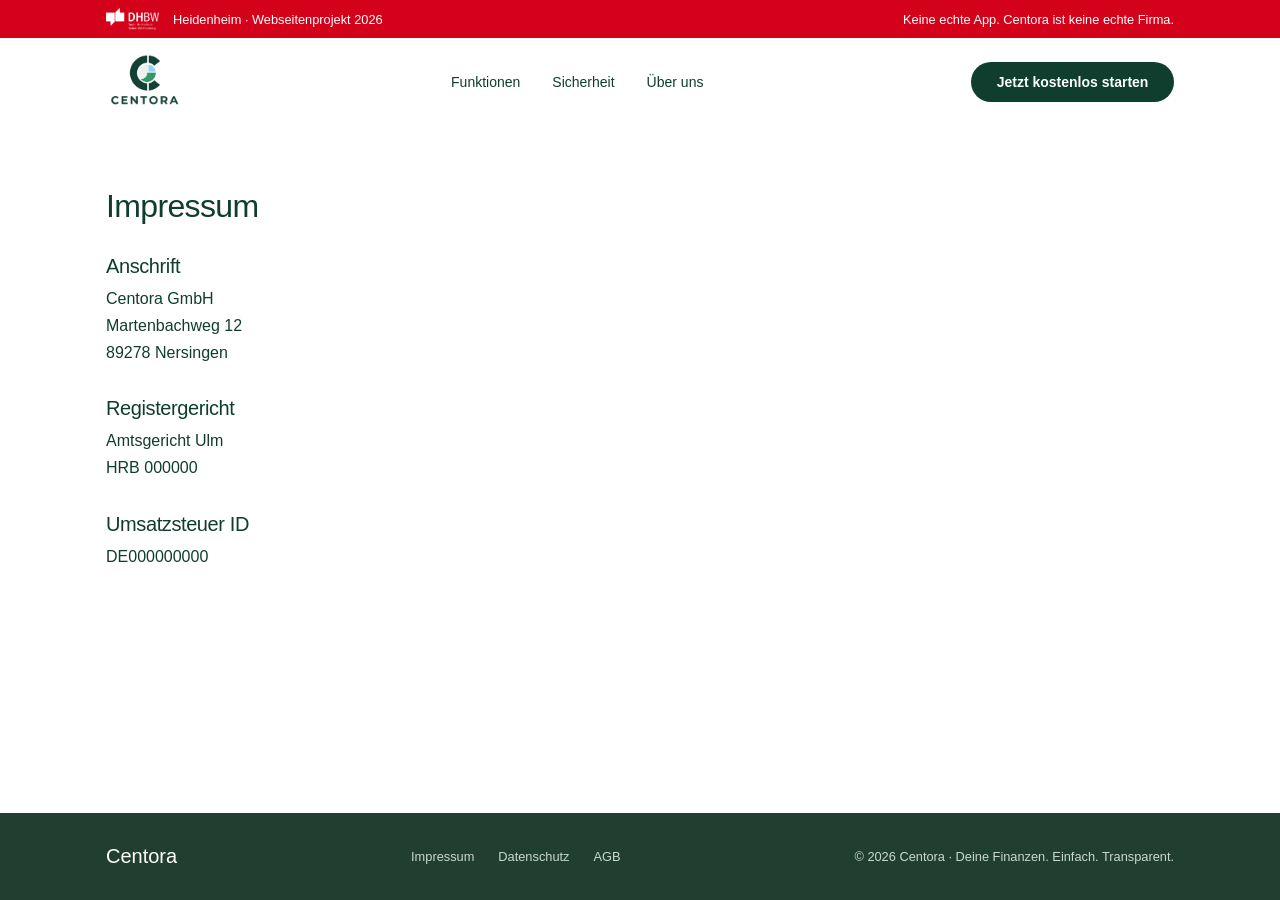
<file: rechtliches/impressum.html>
<!DOCTYPE html>
<html lang="de">
<head>
  <meta charset="UTF-8">
  <meta name="viewport" content="width=device-width, initial-scale=1.0">
  <title>Impressum: Centora</title>
  <link rel="icon" type="image/svg+xml" href="../assets/images/favicon/favicon.svg">
  <link rel="stylesheet" href="../assets/css/style.css?v=8">
</head>
<body>
  <a href="#main" class="skip-link">Zum Inhalt springen</a>

  <!-- ===== DHBW Hinweisleiste ===== -->
  <div class="project-bar">
    <div class="container project-bar-inner">
      <span class="project-bar-left">
        <img src="../assets/images/logo/dhbw-logo.png" alt="DHBW Logo" class="project-bar-logo">
        Heidenheim · Webseitenprojekt 2026
      </span>
      <span class="project-bar-note">Keine echte App. Centora ist keine echte Firma.</span>
    </div>
  </div>

  <header class="header">
    <div class="container header-inner">

      <a href="../index.html" class="logo">
        <img src="../assets/images/logo/centora-logo.jpg" alt="Centora">
      </a>

      <nav class="nav" aria-label="Hauptnavigation">
        <a href="../mega-menu/funktionen.html">Funktionen</a>
        <a href="../mega-menu/sicherheit.html">Sicherheit</a>
        <a href="../mega-menu/ueber-uns.html">Über uns</a>
      </nav>


      <a href="../mega-menu/jetzt-starten.html" class="btn">Jetzt kostenlos starten</a>

    </div>
  </header>

  <main id="main" tabindex="-1" class="main">
    <div class="container legal">

      <h1 tabindex="0">Impressum</h1>

      <h2 tabindex="0">Anschrift</h2>
      <p>
        Centora GmbH<br>
        Martenbachweg 12<br>
        89278 Nersingen
      </p>

      <h2 tabindex="0">Registergericht</h2>
      <p>
        Amtsgericht Ulm<br>
        HRB 000000
      </p>

      <h2 tabindex="0">Umsatzsteuer ID</h2>
      <p>DE000000000</p>

    </div>
  </main>

  <footer class="footer">
    <div class="container footer-inner">

      <a href="../index.html" class="footer-logo">Centora</a>

      <nav class="footer-nav" aria-label="Rechtliches">
        <a href="../rechtliches/impressum.html">Impressum</a>
        <a href="../rechtliches/datenschutz.html">Datenschutz</a>
        <a href="../rechtliches/agb.html">AGB</a>
      </nav>

      <p class="footer-copy">&copy; 2026 Centora · Deine Finanzen. Einfach. Transparent.</p>

    </div>
  </footer>

</body>
</html>
</file>
<file: assets/css/style.css>
@import url("./tokens.css");
@import url("./base.css");
@import url("./components.css");
@import url("./layout.css");
@import url("./overrides.css");
</file>
